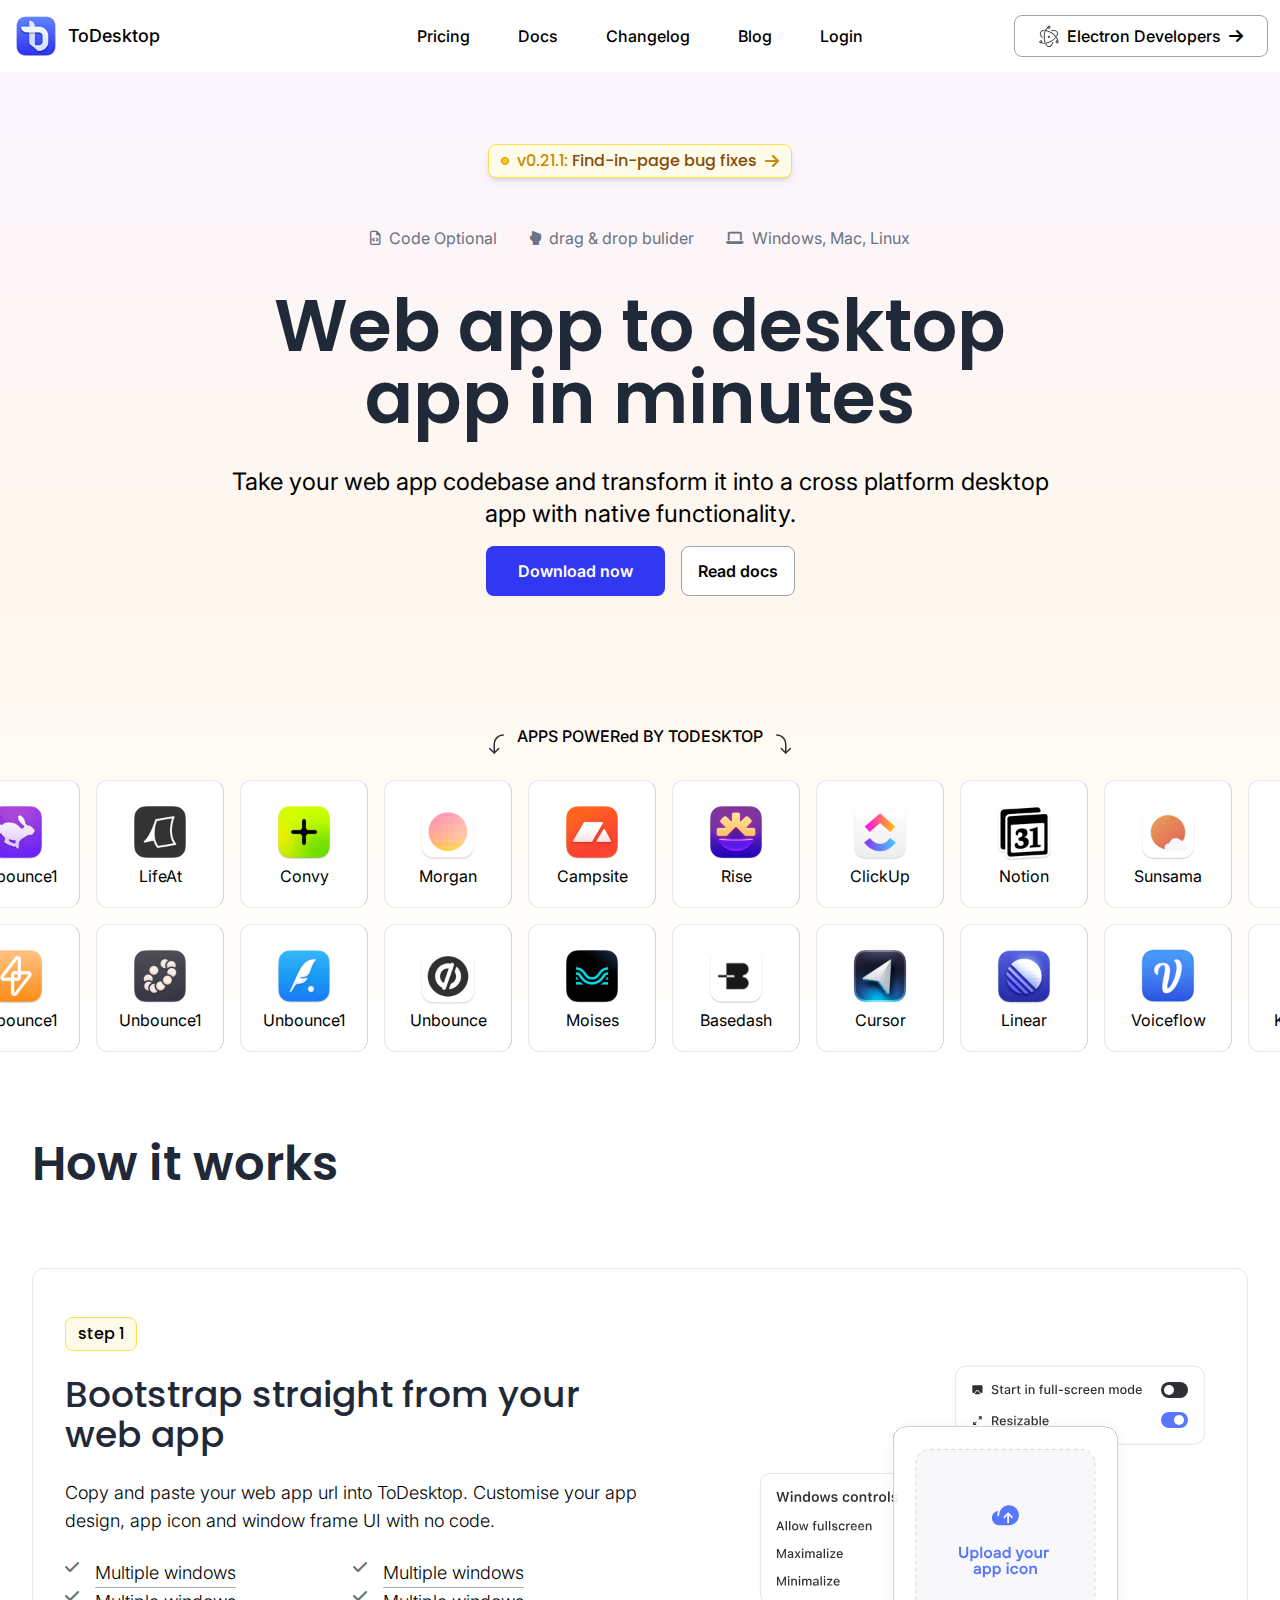
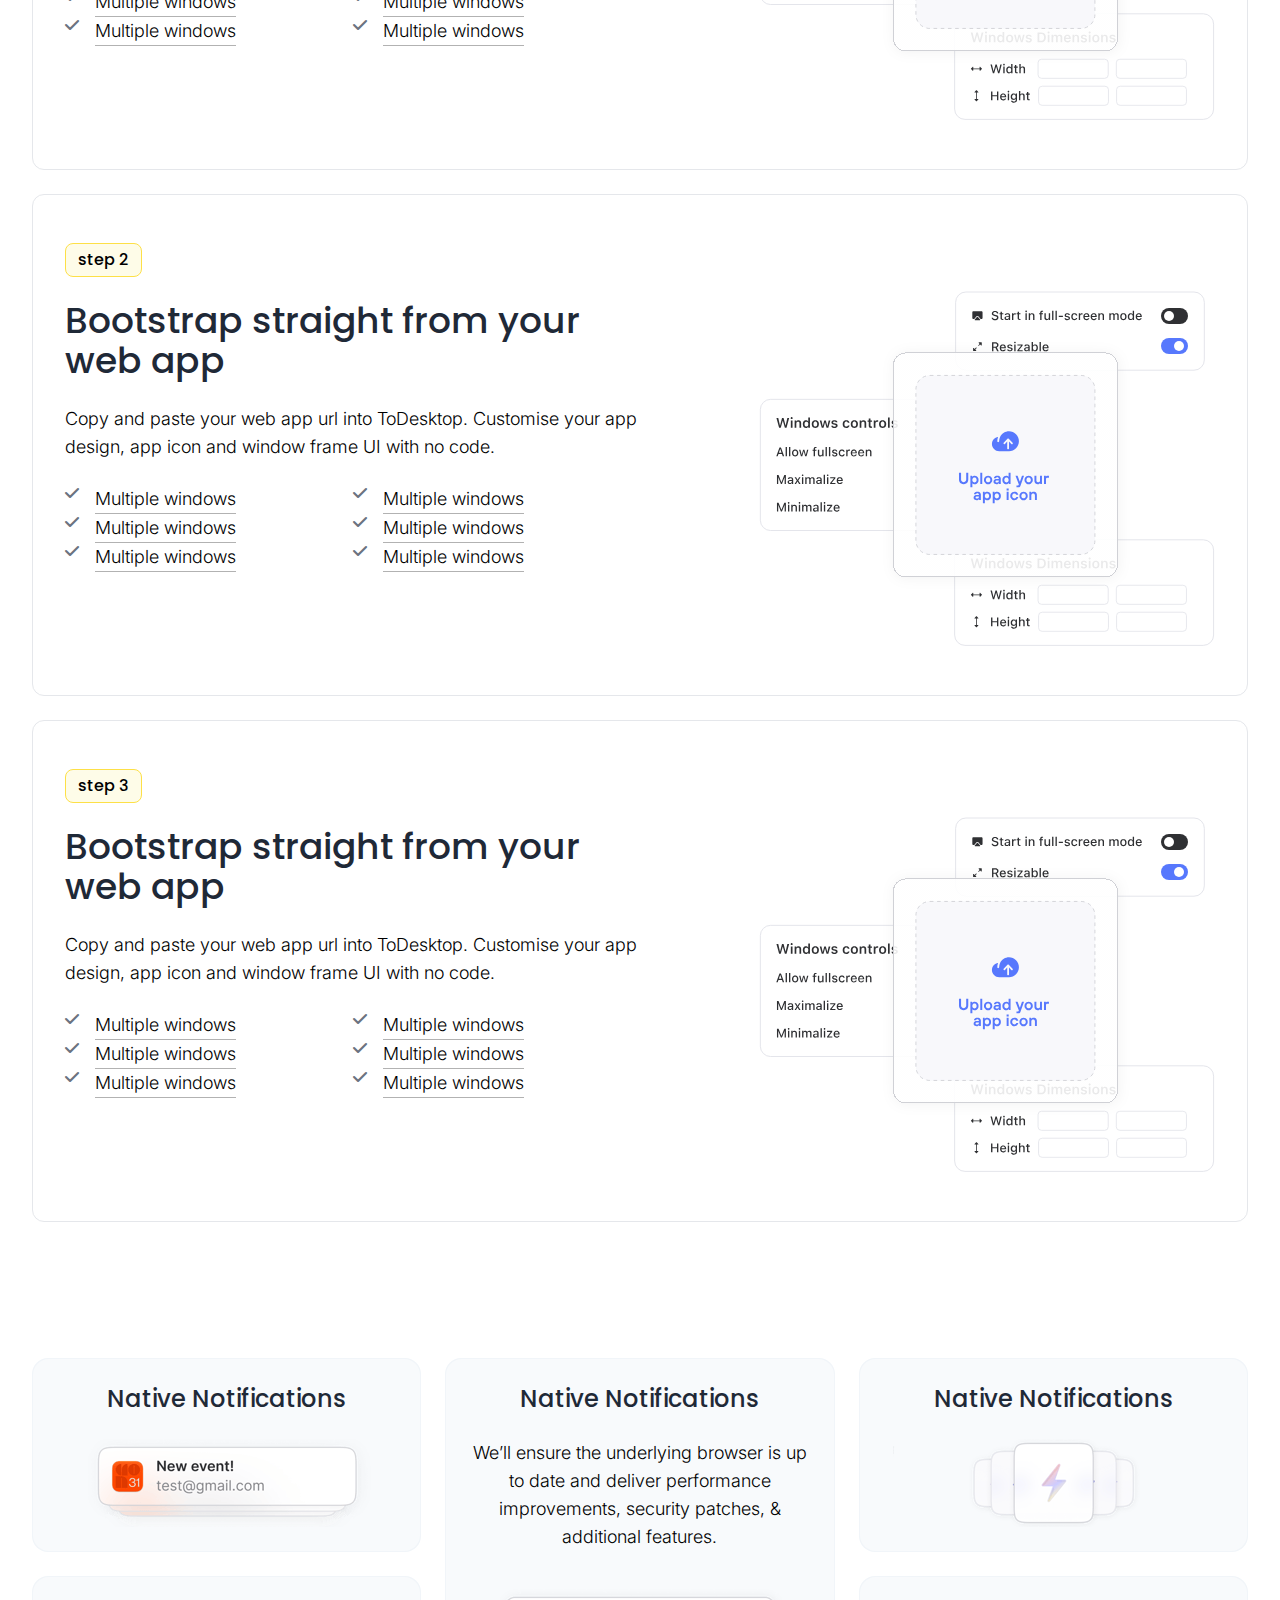
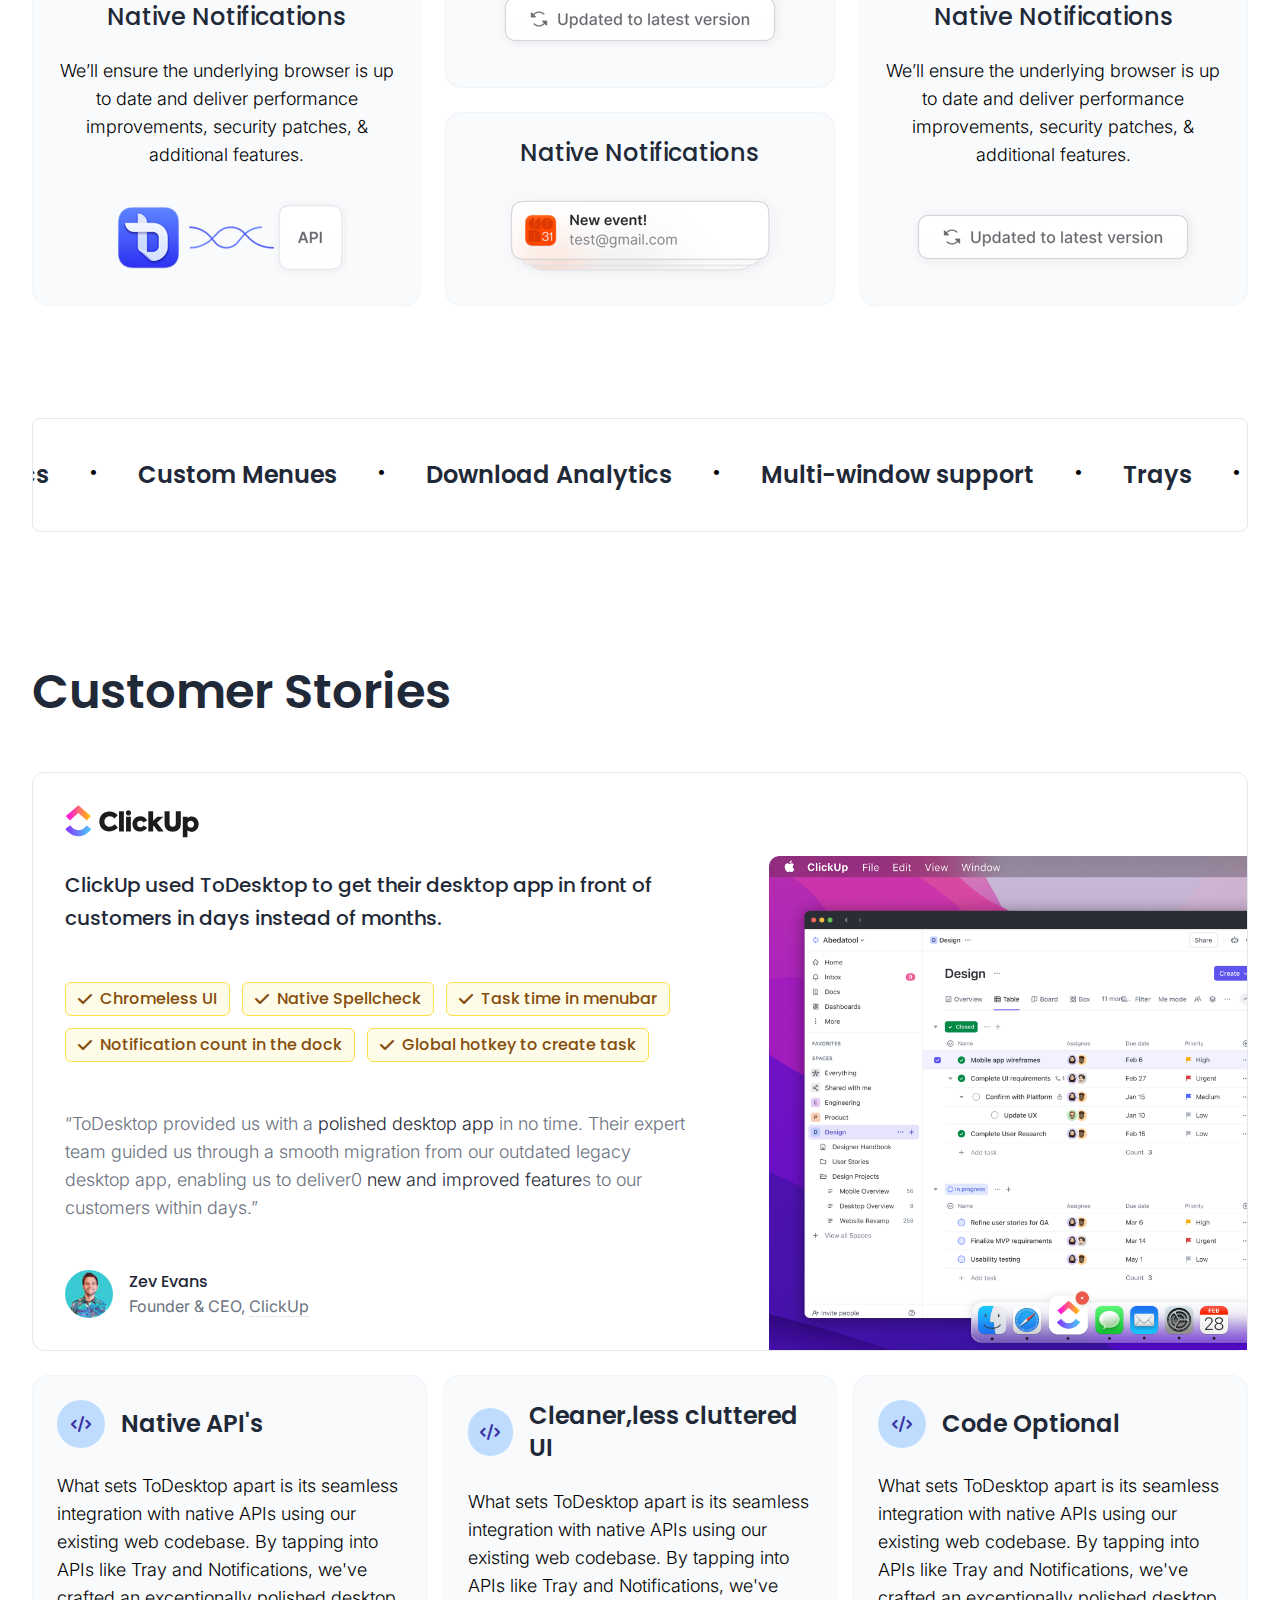
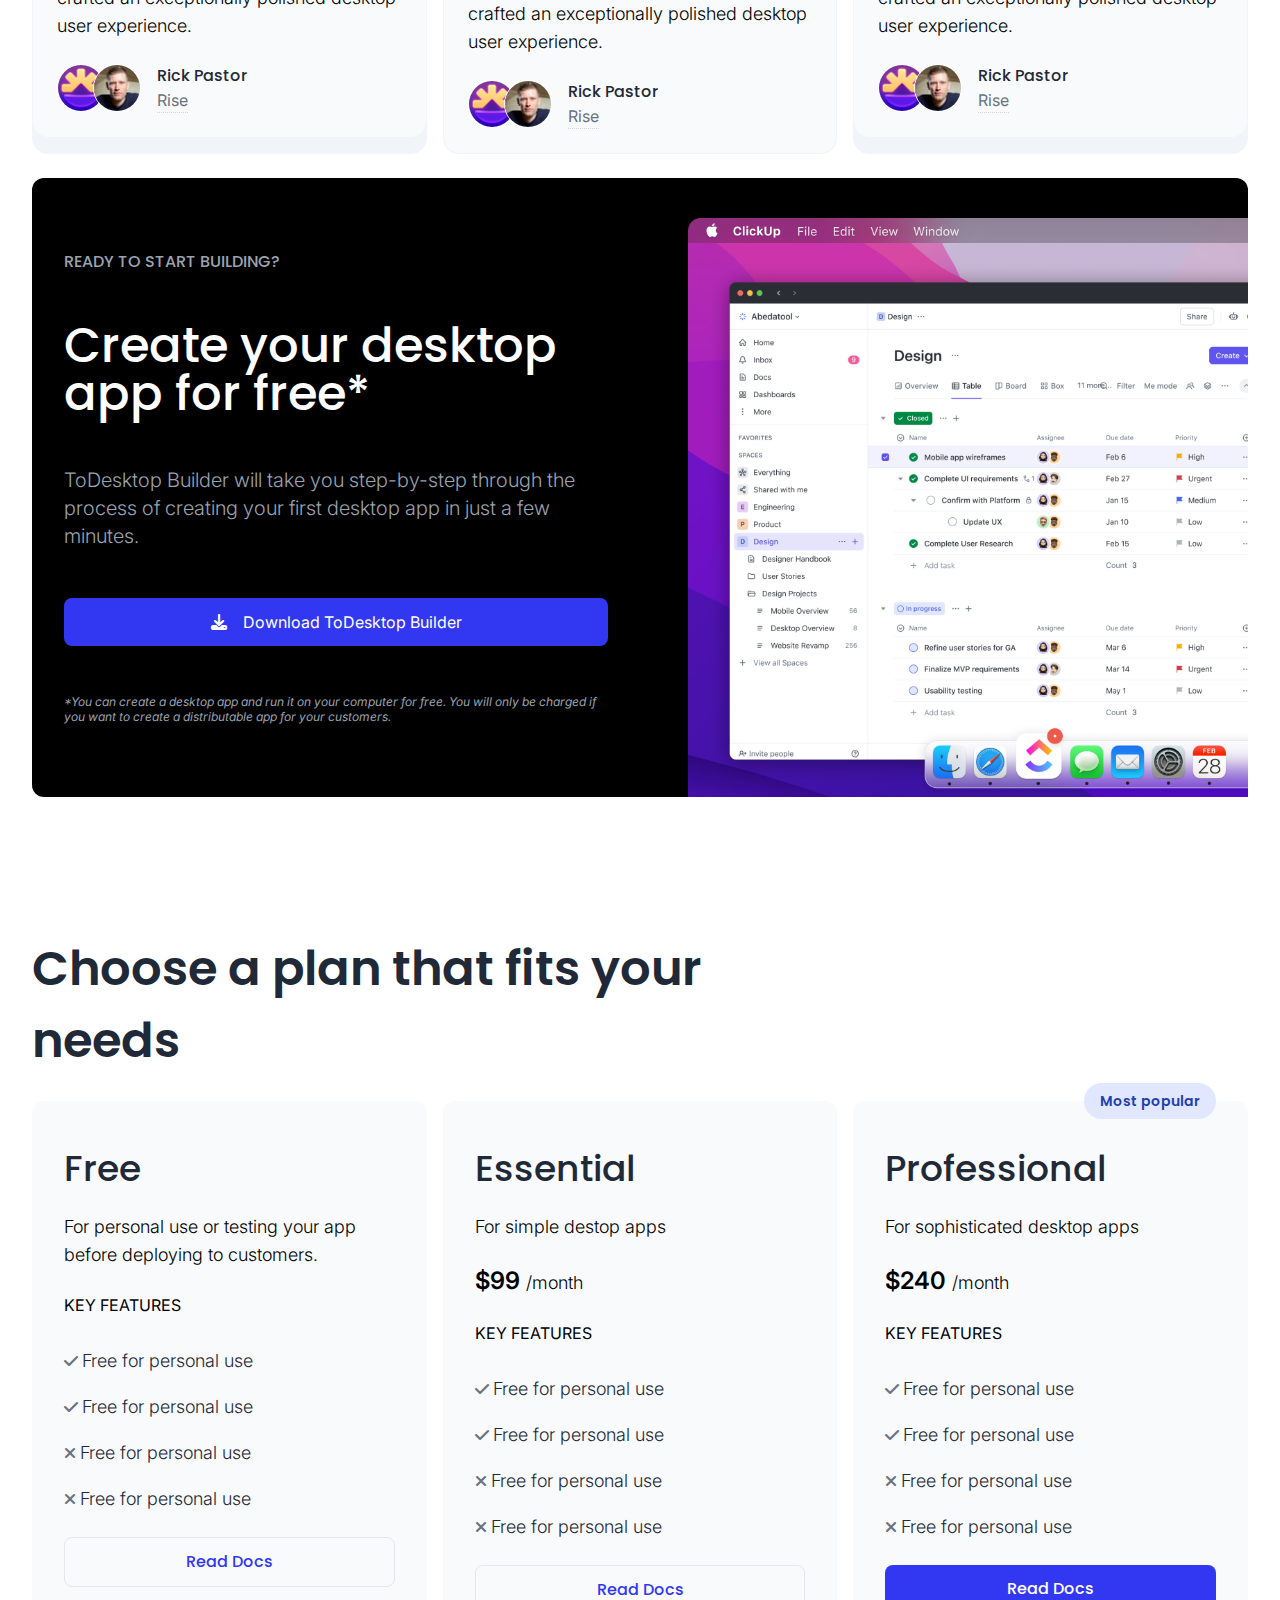
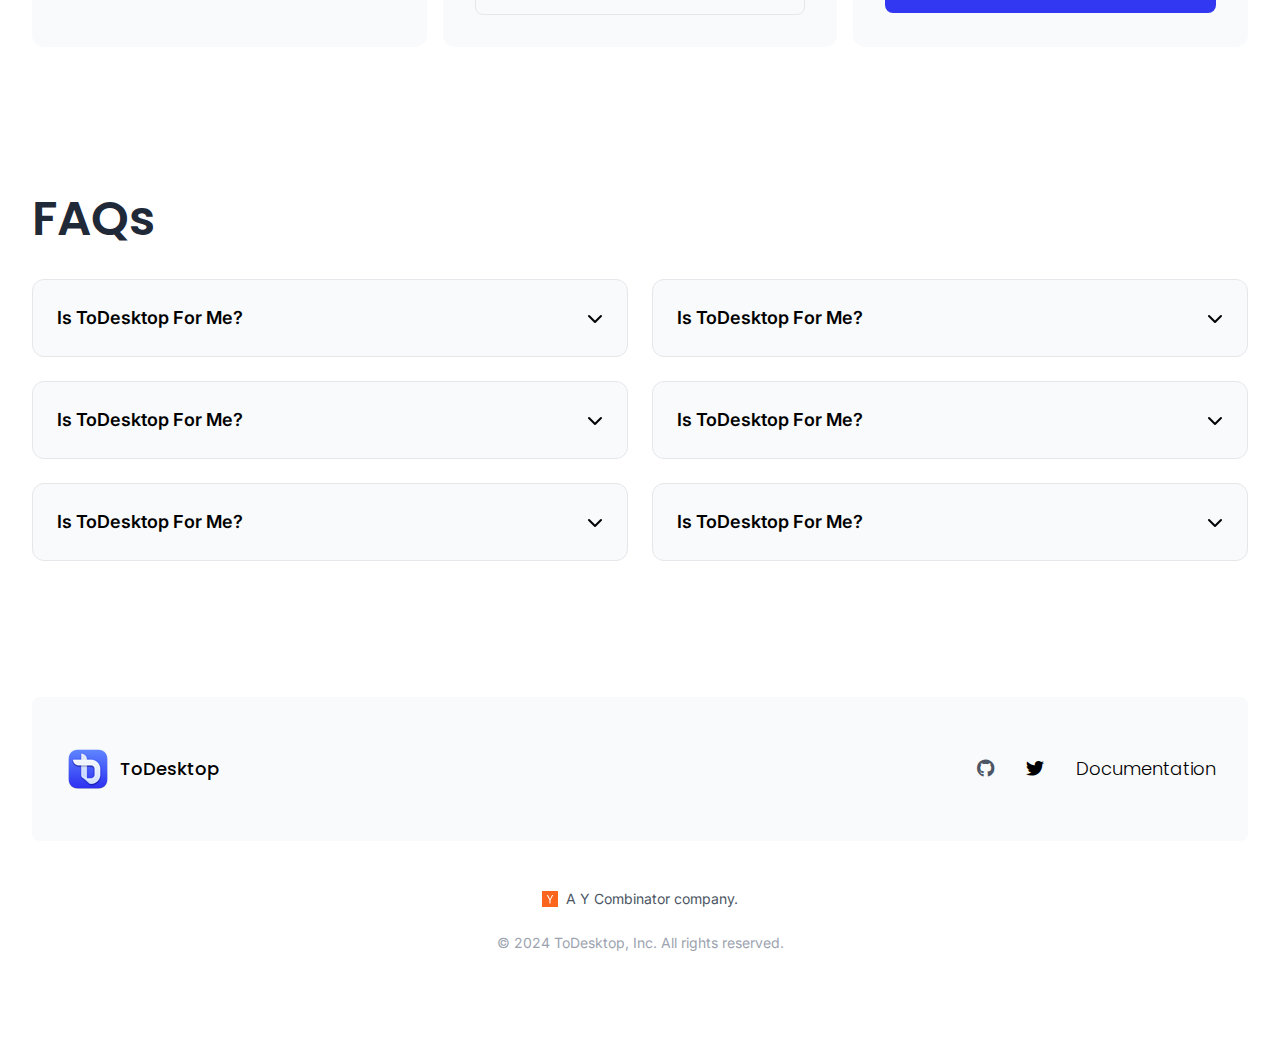
<file: index.html>
<!DOCTYPE html>
<html lang="en">
<head>
    <meta charset="UTF-8">
    <meta name="viewport" content="width=device-width, initial-scale=1.0">
    <title>ToDesktop</title>
    <link rel="stylesheet" href="src/output.css">
    <link rel="shortcut icon" href="assets//asset 0.png" type="image/x-icon">
    <link rel="stylesheet" href="https://cdnjs.cloudflare.com/ajax/libs/font-awesome/6.1.1/css/all.min.css">
</head>
<body> 
    <!-- nav-bar  -->
    <nav class="p-3 bg-white flex items-center justify-between shadow-md">
       <a href="" class="flex items-center gap-2 flex-1" id="brand">
        <img src="assets//asset 0.png" class="max-w-12 max-h-12 object-cover" alt="">
        <span class="text-lg font-medium">ToDesktop</span>
       </a>
       <div id="nav-menu" class="hidden lg:flex gap-12">
           <a href="#" class="font-medium hover:text-primary">Pricing</a>
           <a href="#" class="font-medium hover:text-primary">Docs</a>
           <a href="#" class="font-medium hover:text-primary">Changelog</a>
           <a href="#" class="font-medium hover:text-primary">Blog</a>
           <a href="#" class="font-medium hover:text-primary">Login</a>
        
       </div>
       <div class="hidden lg:flex flex-1 justify-end">
        <button class="flex gap-2 items-center   border border-gray-400 px-6 py-2 rounded-lg hover:border-gray-600">
            <img src="assets/asset 1.svg" alt="">
            <span class="font-medium">Electron Developers</span>
            <i class="fa-solid fa-arrow-right"></i>
        </button>
       </div>
       <button class="p-2 lg:hidden" onclick="handleMenu()">
        <i class="fa-solid fa-bars text-gray-600"></i>
       </button>
       <div id="nav-dialog" class= "hidden fixed z-10 lg:hidden bg-white inset-0 p-3 ">
        <div id="nav-bar" class="flex justify-between">
            <a href="" class="flex items-center gap-2" id="brand">
                <img src="assets//asset 0.png" class="max-w-12 max-h-12 object-cover" alt="">
                <span class="text-lg font-medium">ToDesktop</span>
               </a>
               <button class="p-2 lg:hidden" onclick="handleMenu()">
                <i class="fa-solid fa-bars text-gray-600"></i>
               </button> 
        </div>
        <div class="mt-6">
            <a href="#" class="font-medium m-3 p-3  hover:bg-gray-500 block rounded-lg ">Pricing</a>
            <a href="#" class="font-medium m-3 p-3  hover:bg-gray-500 block rounded-lg ">Docs</a>
            <a href="#" class="font-medium m-3 p-3  hover:bg-gray-500 block rounded-lg ">Changelog</a>
            <a href="#" class="font-medium m-3 p-3  hover:bg-gray-500 block rounded-lg ">Blogs</a>
            <a href="#" class="font-medium m-3 p-3  hover:bg-gray-500 block rounded-lg ">Login</a>
        </div>
        <div class="h-[1px] bg-gray-300"></div>
        <button class="mt-6 w-full flex gap-2 items-center px-6 py-4 rounded-lg hover:bg-gray-50">
            <img src="assets//asset 1.svg" class="" alt="">
                <span class="text-lg font-medium">ToDesktop</span>
        </button>
       </div>
    </nav>
    <!-- nav-bar-end  -->

    <!-- main-start  -->
    <div id="hero" class="min-h-screen bg-gradient-to-b from-purple-50 via-orange-50 to-transparent">
        <div id="hero-container" class="max-w-4xl m-auto px-6 pt-6 pb-32 flex flex-col sm:items-center sm:text-center sm:pt-12">
            <div id="version-text" class="flex items-center my-6 gap-2 border border-yellow-300 bg-yellow-50 rounded-lg px-3 py-1 w-fit shadow-md hover:shadow-lg hover:-translate-y-1 transition group">
                <div class="w-2 h-2 bg-yellow-400 rounded-full border border-yellow-600"> </div>
                    <p class= "font-display font-medium text-yellow-600"> v0.21.1: <span class="text-yellow-800">Find-in-page bug fixes</span></p>
                    <i class="text-yellow-600 fa-solid fa-arrow-right group-hover:translate-x-1 transition duration-300"></i>
               
            </div>
            <div id="hero-feature" class="hidden sm:flex gap-8 my-6 ">
               <div class="flex justify-center items-center gap-2 text-gray-500">
                <i class="fa-regular fa-file-code text-sm"></i>
                <p>Code Optional</p>
               </div>
               <div class="flex justify-center items-center gap-2 text-gray-500">
                <i class="fa-solid fa-hand-back-fist text-sm"></i>
                <p>drag & drop bulider</p>
               </div>
               <div class="flex justify-center items-center gap-2 text-gray-500">
                <i class="fa-solid fa-laptop text-sm"></i>
                <p>Windows, Mac, Linux</p>
               </div>
            </div>
            <h1 class="text-4xl font-semibold leading-snug mt-4 sm:text-7xl sm:leading-none">Web app to desktop app in minutes</h1>
            <p class="text-xl mt-4 sm:text-2xl sm:mt-8">Take your web app codebase and transform it into a cross platform desktop app with native functionality.</p>
            <div id="buttons-container" class="mt-4 flex gap-4 flex-col sm:flex-row">
                <button class="px-8 py-3 font-semibold rounded-lg text-white bg-primary shadow-sm hover:bg-opacity-90">Download now </button>
                <button class="px-4 py-3 font-semibold rounded-lg bg-white border border-gray-400 hover:border-gray-800">Read docs</button>
            </div>
        </div>
        <div id="companies-container" class=" flex flex-col gap-8 ">
        <div class="flex justify-center gap-2" id="companies-title">
            <img class="translate-y-2 " src="assets//asset 2.svg" alt="">
            <span class="font-medium">APPS POWERed BY TODESKTOP</span>
            <img class="-scale-x-100 translate-y-2" src="assets//asset 2.svg" alt="">
        </div>
        <div id="lines-group" class="flex flex-col gap-4 ">
            <div id="line1" class="flex gap-4  w-screen -translate-x-48 transition-transform ease-linear">
                <div class="flex flex-col min-w-24 min-h-24 items-center justify-center bg-white rounded-xl  border border-r-gray-300 md:min-w-32 md:min-h-32">
                    <img class="w-12 h-12 md:w-16 md:h-16 " src="assets//asset 3.png" alt="">
                    <span class="text-[12px] md:text-[16px]">Unbounce</span>
                </div>
                <div class="flex flex-col min-w-24 min-h-24 items-center justify-center bg-white rounded-xl  border border-r-gray-300 md:min-w-32 md:min-h-32">
                    <img class="w-12 h-12 md:w-16 md:h-16 " src="assets//asset 3.png" alt="">
                    <span class="text-[12px] md:text-[16px]">Unbounce1</span>
                </div>
                <div class="flex flex-col min-w-24 min-h-24 items-center justify-center bg-white rounded-xl  border border-r-gray-300 md:min-w-32 md:min-h-32">
                    <img class="w-12 h-12 md:w-16 md:h-16 " src="assets//asset 4.png" alt="">
                    <span class="text-[12px] md:text-[16px]">LifeAt</span>
                </div>
                <div class="flex flex-col min-w-24 min-h-24 items-center justify-center bg-white rounded-xl  border border-r-gray-300 md:min-w-32 md:min-h-32">
                    <img class="w-12 h-12 md:w-16 md:h-16 " src="assets//asset 5.png" alt="">
                    <span class="text-[12px] md:text-[16px]">Convy</span>
                </div>
                <div class="flex flex-col min-w-24 min-h-24 items-center justify-center bg-white rounded-xl  border border-r-gray-300 md:min-w-32 md:min-h-32">
                    <img class="w-12 h-12 md:w-16 md:h-16 " src="assets//asset 6.png" alt="">
                    <span class="text-[12px] md:text-[16px]">Morgan</span>
                </div>
                <div class="flex flex-col min-w-24 min-h-24 items-center justify-center bg-white rounded-xl  border border-r-gray-300 md:min-w-32 md:min-h-32">
                    <img class="w-12 h-12 md:w-16 md:h-16 " src="assets//asset 7.png" alt="">
                    <span class="text-[12px] md:text-[16px]">Campsite</span>
                </div>
                <div class="flex flex-col min-w-24 min-h-24 items-center justify-center bg-white rounded-xl  border border-r-gray-300 md:min-w-32 md:min-h-32">
                    <img class="w-12 h-12 md:w-16 md:h-16 " src="assets//asset 8.png" alt="">
                    <span class="text-[12px] md:text-[16px]">Rise</span>
                </div>
                <div class="flex flex-col min-w-24 min-h-24 items-center justify-center bg-white rounded-xl  border border-r-gray-300 md:min-w-32 md:min-h-32">
                    <img class="w-12 h-12 md:w-16 md:h-16 " src="assets//asset 9.png" alt="">
                    <span class="text-[12px] md:text-[16px]">ClickUp</span>
                </div>
                <div class="flex flex-col min-w-24 min-h-24 items-center justify-center bg-white rounded-xl  border border-r-gray-300 md:min-w-32 md:min-h-32">
                    <img class="w-12 h-12 md:w-16 md:h-16 " src="assets//asset 10.png" alt="">
                    <span class="text-[12px] md:text-[16px]">Notion</span>
                </div>
                <div class="flex flex-col min-w-24 min-h-24 items-center justify-center bg-white rounded-xl  border border-r-gray-300 md:min-w-32 md:min-h-32">
                    <img class="w-12 h-12 md:w-16 md:h-16 " src="assets//asset 11.png" alt="">
                    <span class="text-[12px] md:text-[16px]">Sunsama</span>
                </div>
                <div class="flex flex-col min-w-24 min-h-24 items-center justify-center bg-white rounded-xl  border border-r-gray-300  md:min-w-32 md:min-h-32">
                    <img class="w-12 h-12 md:w-16 md:h-16 " src="assets//asset 12.png" alt="">
                    <span class="text-[12px] md:text-[16px]">Beeper</span>
                </div>
                <div class="flex flex-col min-w-24 min-h-24 items-center justify-center bg-white rounded-xl  border border-r-gray-300  md:min-w-32 md:min-h-32">
                    <img class="w-12 h-12 md:w-16 md:h-16 " src="assets//asset 14.png" alt="">
                    <span class="text-[12px] md:text-[16px]">Webstudion</span>
                </div>

            </div>
            <div id="line2" class="flex gap-4  w-screen -translate-x-48 transition-transform ease-linear">
                <div class="flex flex-col min-w-24 min-h-24 items-center justify-center bg-white rounded-xl  border border-r-gray-300 md:min-w-32 md:min-h-32">
                    <img class="w-12 h-12 md:w-16 md:h-16 " src="assets//asset 15.png" alt="">
                    <span class="text-[12px] md:text-[16px]">Unbounce</span>
                </div>
                <div class="flex flex-col min-w-24 min-h-24 items-center justify-center bg-white rounded-xl  border border-r-gray-300 md:min-w-32 md:min-h-32">
                    <img class="w-12 h-12 md:w-16 md:h-16 " src="assets//asset 16.png" alt="">
                    <span class="text-[12px] md:text-[16px]">Unbounce1</span>
                </div>
                <div class="flex flex-col min-w-24 min-h-24 items-center justify-center bg-white rounded-xl  border border-r-gray-300 md:min-w-32 md:min-h-32">
                    <img class="w-12 h-12 md:w-16 md:h-16 " src="assets//asset 17.png" alt="">
                    <span class="text-[12px] md:text-[16px]">Unbounce1</span>
                </div>
                <div class="flex flex-col min-w-24 min-h-24 items-center justify-center bg-white rounded-xl  border border-r-gray-300 md:min-w-32 md:min-h-32">
                    <img class="w-12 h-12 md:w-16 md:h-16 " src="assets//asset 18.png" alt="">
                    <span class="text-[12px] md:text-[16px]">Unbounce1</span>
                </div>
                <div class="flex flex-col min-w-24 min-h-24 items-center justify-center bg-white rounded-xl  border border-r-gray-300 md:min-w-32 md:min-h-32">
                    <img class="w-12 h-12 md:w-16 md:h-16 " src="assets//asset 19.png" alt="">
                    <span class="text-[12px] md:text-[16px]">Unbounce</span>
                </div>
                <div class="flex flex-col min-w-24 min-h-24 items-center justify-center bg-white rounded-xl  border border-r-gray-300 md:min-w-32 md:min-h-32">
                    <img class="w-12 h-12 md:w-16 md:h-16 " src="assets//asset 20.png" alt="">
                    <span class="text-[12px] md:text-[16px]">Moises</span>
                </div>
                <div class="flex flex-col min-w-24 min-h-24 items-center justify-center bg-white rounded-xl  border border-r-gray-300 md:min-w-32 md:min-h-32">
                    <img class="w-12 h-12 md:w-16 md:h-16 " src="assets//asset 21.png" alt="">
                    <span class="text-[12px] md:text-[16px]">Basedash</span>
                </div>
                <div class="flex flex-col min-w-24 min-h-24 items-center justify-center bg-white rounded-xl  border border-r-gray-300 md:min-w-32 md:min-h-32">
                    <img class="w-12 h-12 md:w-16 md:h-16 " src="assets//asset 22.png" alt="">
                    <span class="text-[12px] md:text-[16px]">Cursor</span>
                </div>
                <div class="flex flex-col min-w-24 min-h-24 items-center justify-center bg-white rounded-xl  border border-r-gray-300 md:min-w-32 md:min-h-32">
                    <img class="w-12 h-12 md:w-16 md:h-16 " src="assets//asset 23.png" alt="">
                    <span class="text-[12px] md:text-[16px]">Linear</span>
                </div>
                <div class="flex flex-col min-w-24 min-h-24 items-center justify-center bg-white rounded-xl  border border-r-gray-300 md:min-w-32 md:min-h-32">
                    <img class="w-12 h-12 md:w-16 md:h-16 " src="assets//asset 24.png" alt="">
                    <span class="text-[12px] md:text-[16px]">Voiceflow</span>
                </div>
                <div class="flex flex-col min-w-24 min-h-24 items-center justify-center bg-white rounded-xl  border border-r-gray-300  md:min-w-32 md:min-h-32">
                    <img class="w-12 h-12 md:w-16 md:h-16 " src="assets//asset 25.png" alt="">
                    <span class="text-[12px] md:text-[16px]">Kitemaker</span>
                </div>
                <div class="flex flex-col min-w-24 min-h-24 items-center justify-center bg-white rounded-xl  border border-r-gray-300  md:min-w-32 md:min-h-32">
                    <img class="w-12 h-12 md:w-16 md:h-16 " src="assets//asset 26.png" alt="">
                    <span class="text-[12px] md:text-[16px]">Corn</span>
                </div>

            </div>
            <div id="line3" class="md:hidden flex gap-4  w-screen -translate-x-48 transition-transform ease-linear">
                <div class="flex flex-col min-w-24 min-h-24 items-center justify-center bg-white rounded-xl  border border-r-gray-300 md:min-w-32 md:min-h-32">
                    <img class="w-12 h-12 md:w-16 md:h-16 " src="assets//asset 16.png" alt="">
                    <span class="text-[12px] md:text-[16px]">Unbounce1</span>
                </div>
                <div class="flex flex-col min-w-24 min-h-24 items-center justify-center bg-white rounded-xl  border border-r-gray-300 md:min-w-32 md:min-h-32">
                    <img class="w-12 h-12 md:w-16 md:h-16 " src="assets//asset 17.png" alt="">
                    <span class="text-[12px] md:text-[16px]">Unbounce1</span>
                </div>
                <div class="flex flex-col min-w-24 min-h-24 items-center justify-center bg-white rounded-xl  border border-r-gray-300 md:min-w-32 md:min-h-32">
                    <img class="w-12 h-12 md:w-16 md:h-16 " src="assets//asset 3.png" alt="">
                    <span class="text-[12px] md:text-[16px]">Unbounce1</span>
                </div>
                <div class="flex flex-col min-w-24 min-h-24 items-center justify-center bg-white rounded-xl  border border-r-gray-300 md:min-w-32 md:min-h-32">
                    <img class="w-12 h-12 md:w-16 md:h-16 " src="assets//asset 4.png" alt="">
                    <span class="text-[12px] md:text-[16px]">Unbounce1</span>
                </div>
                <div class="flex flex-col min-w-24 min-h-24 items-center justify-center bg-white rounded-xl  border border-r-gray-300 md:min-w-32 md:min-h-32">
                    <img class="w-12 h-12 md:w-16 md:h-16 " src="assets//asset 5.png" alt="">
                    <span class="text-[12px] md:text-[16px]">Unbounce1</span>
                </div>
                <div class="flex flex-col min-w-24 min-h-24 items-center justify-center bg-white rounded-xl  border border-r-gray-300 md:min-w-32 md:min-h-32">
                    <img class="w-12 h-12 md:w-16 md:h-16 " src="assets//asset 12.png" alt="">
                    <span class="text-[12px] md:text-[16px]">Unbounce1</span>
                </div>
                <div class="flex flex-col min-w-24 min-h-24 items-center justify-center bg-white rounded-xl  border border-r-gray-300 md:min-w-32 md:min-h-32">
                    <img class="w-12 h-12 md:w-16 md:h-16 " src="assets//asset 13.png" alt="">
                    <span class="text-[12px] md:text-[16px]">Unbounce1</span>
                </div>
                <div class="flex flex-col min-w-24 min-h-24 items-center justify-center bg-white rounded-xl  border border-r-gray-300 md:min-w-32 md:min-h-32">
                    <img class="w-12 h-12 md:w-16 md:h-16 " src="assets//asset 14.png" alt="">
                    <span class="text-[12px] md:text-[16px]">Unbounce1</span>
                </div>
                <div class="flex flex-col min-w-24 min-h-24 items-center justify-center bg-white rounded-xl  border border-r-gray-300 md:min-w-32 md:min-h-32">
                    <img class="w-12 h-12 md:w-16 md:h-16 " src="assets//asset 24.png" alt="">
                    <span class="text-[12px] md:text-[16px]">Unbounce1</span>
                </div>
                <div class="flex flex-col min-w-24 min-h-24 items-center justify-center bg-white rounded-xl  border border-r-gray-300 md:min-w-32 md:min-h-32">
                    <img class="w-12 h-12 md:w-16 md:h-16 " src="assets//asset 25.png" alt="">
                    <span class="text-[12px] md:text-[16px]">Unbounce1</span>
                </div>
                <div class="flex flex-col min-w-24 min-h-24 items-center justify-center bg-white rounded-xl  border border-r-gray-300  md:min-w-32 md:min-h-32">
                    <img class="w-12 h-12 md:w-16 md:h-16 " src="assets//asset 26.png" alt="">
                    <span class="text-[12px] md:text-[16px]">Unbounce1</span>
                </div>
                <div class="flex flex-col min-w-24 min-h-24 items-center justify-center bg-white rounded-xl  border border-r-gray-300  md:min-w-32 md:min-h-32">
                    <img class="w-12 h-12 md:w-16 md:h-16 " src="assets//asset 3.png" alt="">
                    <span class="text-[12px] md:text-[16px]">Unbounce</span>
                </div>

            </div>
           
        </div>
        </div>
    </div>
    <!-- Steps by Steps  -->
    <div id="steps" class="flex flex-col gap-6 container">
        <h2 class="text-5xl sm:font-semibold mb-14">How it works</h2>
        <div id="step1" class="rounded-xl border px-8 py-12 flex  flex-col lg:flex-row lg:justify-between">
            <div class="flex flex-col gap-6 lg:w-1/2">
                <span class="border border-yellow-300 bg-yellow-50 w-fit px-3 py-1 rounded-lg font-medium font-display">step 1</span>
                <h3 class="text-4xl">Bootstrap straight from your web app</h3>
                <p class="text-lg font-light">Copy and paste your web app url into ToDesktop. Customise your app design, app icon and window frame UI with no code.</p>
                <ul class="grid grid-cols-2 gap2 ">
                    <li class="flex gap-4">
                        <i class="fa-solid fa-check text-gray-500"></i>
                        <a href="" class="text-lg font-light border-b border-black  border-opacity-30 hover:border-opacity-80">Multiple windows</a>
                    </li>
                    <li class="flex gap-4">
                        <i class="fa-solid fa-check text-gray-500"></i>
                        <a href="" class="text-lg font-light border-b border-black  border-opacity-30 hover:border-opacity-80">Multiple windows</a>
                    </li>
                    <li class="flex gap-4">
                        <i class="fa-solid fa-check text-gray-500"></i>
                        <a href="" class="text-lg font-light border-b border-black  border-opacity-30 hover:border-opacity-80">Multiple windows</a>
                    </li>
                    <li class="flex gap-4">
                        <i class="fa-solid fa-check text-gray-500"></i>
                        <a href="" class="text-lg font-light border-b border-black  border-opacity-30 hover:border-opacity-80">Multiple windows</a>
                    </li>
                    <li class="flex gap-4">
                        <i class="fa-solid fa-check text-gray-500"></i>
                        <a href="" class="text-lg font-light border-b border-black  border-opacity-30 hover:border-opacity-80">Multiple windows</a>
                    </li>
                    <li class="flex gap-4">
                        <i class="fa-solid fa-check text-gray-500"></i>
                        <a href="" class="text-lg font-light border-b border-black  border-opacity-30 hover:border-opacity-80">Multiple windows</a>
                    </li>
                </ul>
            </div>
            <div class="pt-12 ">
                <img src="assets//asset 66.svg" alt="">
            </div>
        </div>
        <div id="step2" class="rounded-xl border px-8 py-12 flex flex-col lg:flex-row lg:justify-between">
            <div class="flex flex-col gap-6 lg:w-1/2">
                <span class="border border-yellow-300 bg-yellow-50 w-fit px-3 py-1 rounded-lg font-medium font-display">step 2</span>
                <h3 class="text-4xl">Bootstrap straight from your web app</h3>
                <p class="text-lg font-light">Copy and paste your web app url into ToDesktop. Customise your app design, app icon and window frame UI with no code.</p>
                <ul class="grid grid-cols-2 gap2 ">
                    <li class="flex gap-4">
                        <i class="fa-solid fa-check text-gray-500"></i>
                        <a href="" class="text-lg font-light border-b border-black  border-opacity-30 hover:border-opacity-80">Multiple windows</a>
                    </li>
                    <li class="flex gap-4">
                        <i class="fa-solid fa-check text-gray-500"></i>
                        <a href="" class="text-lg font-light border-b border-black  border-opacity-30 hover:border-opacity-80">Multiple windows</a>
                    </li>
                    <li class="flex gap-4">
                        <i class="fa-solid fa-check text-gray-500"></i>
                        <a href="" class="text-lg font-light border-b border-black  border-opacity-30 hover:border-opacity-80">Multiple windows</a>
                    </li>
                    <li class="flex gap-4">
                        <i class="fa-solid fa-check text-gray-500"></i>
                        <a href="" class="text-lg font-light border-b border-black  border-opacity-30 hover:border-opacity-80">Multiple windows</a>
                    </li>
                    <li class="flex gap-4">
                        <i class="fa-solid fa-check text-gray-500"></i>
                        <a href="" class="text-lg font-light border-b border-black  border-opacity-30 hover:border-opacity-80">Multiple windows</a>
                    </li>
                    <li class="flex gap-4">
                        <i class="fa-solid fa-check text-gray-500"></i>
                        <a href="" class="text-lg font-light border-b border-black  border-opacity-30 hover:border-opacity-80">Multiple windows</a>
                    </li>
                </ul>
            </div>
            <div class="pt-12 ">
                <img src="assets//asset 66.svg" alt="">
            </div>
        </div>
        <div id="step3" class="rounded-xl border px-8 py-12 flex flex-col lg:flex-row lg:justify-between">
            <div class="flex flex-col gap-6 lg:w-1/2">
                <span class="border border-yellow-300 bg-yellow-50 w-fit px-3 py-1 rounded-lg font-medium font-display">step 3</span>
                <h3 class="text-4xl">Bootstrap straight from your web app</h3>
                <p class="text-lg font-light">Copy and paste your web app url into ToDesktop. Customise your app design, app icon and window frame UI with no code.</p>
                <ul class="grid grid-cols-2 gap2 ">
                    <li class="flex gap-4">
                        <i class="fa-solid fa-check text-gray-500"></i>
                        <a href="" class="text-lg font-light border-b border-black  border-opacity-30 hover:border-opacity-80">Multiple windows</a>
                    </li>
                    <li class="flex gap-4">
                        <i class="fa-solid fa-check text-gray-500"></i>
                        <a href="" class="text-lg font-light border-b border-black  border-opacity-30 hover:border-opacity-80">Multiple windows</a>
                    </li>
                    <li class="flex gap-4">
                        <i class="fa-solid fa-check text-gray-500"></i>
                        <a href="" class="text-lg font-light border-b border-black  border-opacity-30 hover:border-opacity-80">Multiple windows</a>
                    </li>
                    <li class="flex gap-4">
                        <i class="fa-solid fa-check text-gray-500"></i>
                        <a href="" class="text-lg font-light border-b border-black  border-opacity-30 hover:border-opacity-80">Multiple windows</a>
                    </li>
                    <li class="flex gap-4">
                        <i class="fa-solid fa-check text-gray-500"></i>
                        <a href="" class="text-lg font-light border-b border-black  border-opacity-30 hover:border-opacity-80">Multiple windows</a>
                    </li>
                    <li class="flex gap-4">
                        <i class="fa-solid fa-check text-gray-500"></i>
                        <a href="" class="text-lg font-light border-b border-black  border-opacity-30 hover:border-opacity-80">Multiple windows</a>
                    </li>
                </ul>
            </div>
            <div class="pt-12 ">
                <img src="assets//asset 66.svg" alt="">
            </div>
        </div>
    </div>
    <!-- Bento Grid  -->
    <div id="bento-grid" class="container">
        <h2 class="h2-style"></h2>
        <div id="grid-container" class="flex flex-col gap-6 lg:grid lg:grid-cols-3">
            <div class="row-start-1 row-end-3 group rounded-2xl gradient-hover-outer ">
                <div class="rounded-2xl w-full h-full p-6 flex gap-6  flex-col items-center gradient-hover-inner ">
                    <h3 class="text-2xl">Native Notifications</h3>
                    <img src="assets//asset 37.png" alt="">

                </div>     
            </div>
            <div class="row-start-1 row-end-4 group rounded-2xl  gradient-hover-outer">
                <div class=" rounded-2xl w-full h-full p-6 flex gap-6  flex-col items-center gradient-hover-inner ">
                    <h3 class="text-2xl">Native Notifications</h3>
                    <p class="text-lg text-center font-light">We’ll ensure the underlying browser is up to date and deliver performance improvements, security patches, & additional features.</p>
                    <img src="assets//asset 38.png" alt="">

                </div>     
            </div>
            <div class="row-start-1 row-end-3 group rounded-2xl  gradient-hover-outer">
                <div class=" rounded-2xl w-full h-full p-6 flex gap-6  flex-col items-center gradient-hover-inner ">
                    <h3 class="text-2xl">Native Notifications</h3>
                    <img src="assets//asset 39.png" alt="">

                </div>     
            </div>
            <div class="row-start-3 row-end-6 group rounded-2xl  gradient-hover-outer">
                <div class=" rounded-2xl w-full h-full p-6 flex gap-6  flex-col items-center gradient-hover-inner ">
                    <h3 class="text-2xl">Native Notifications</h3>
                    <p class="text-lg text-center font-light">We’ll ensure the underlying browser is up to date and deliver performance improvements, security patches, & additional features.</p>
                    <img src="assets//asset 40.png" alt="">

                </div>     
            </div>
            <div class="row-start-4 row-end-6 group rounded-2xl  gradient-hover-outer">
                <div class="rounded-2xl w-full h-full p-6 flex gap-6  flex-col items-center gradient-hover-inner ">
                    <h3 class="text-2xl">Native Notifications</h3>
                    <img src="assets//asset 37.png" alt="">

                </div>     
            </div>
            <div class="row-start-3 row-end-6 group rounded-2xl  gradient-hover-outer">
                <div class=" rounded-2xl w-full h-full p-6 flex gap-6  flex-col items-center gradient-hover-inner ">
                    <h3 class="text-2xl">Native Notifications</h3>
                    <p class="text-lg text-center font-light">We’ll ensure the underlying browser is up to date and deliver performance improvements, security patches, & additional features.</p>
                    <img src="assets//asset 38.png" alt="">

                </div>     
            </div>
           

        </div>
    </div>

    <!-- compaines-feature-line  -->
 <div id="features-line" class="container mt-4">
 <div class="border rounded-lg overflow-hidden flex justify-center p-4" >
    <div id="line4" class="flex gap-8 p-6">
        <h3 class="whitespace-nowrap my-0 mx-2 text-2xl font-semibold">Download Analytics</h3>
        <span>•</span>
        <h3 class="whitespace-nowrap my-0 mx-2 text-2xl font-semibold">Custom Menues</h3>
        <span>•</span>
        <h3 class="whitespace-nowrap my-0 mx-2 text-2xl font-semibold">Download Analytics</h3>
        <span>•</span>
        <h3 class="whitespace-nowrap my-0 mx-2 text-2xl font-semibold">Multi-window support</h3>
        <span>•</span>
        <h3 class="whitespace-nowrap my-0 mx-2 text-2xl font-semibold">Trays</h3>
        <span>•</span>
        <h3 class="whitespace-nowrap my-0 mx-2 text-2xl font-semibold">Deep Linking</h3>
        <span>•</span>
    </div>
 </div>
 </div>
  <!-- Testimonials  -->
<div id="testmonials" class="container">
    <h2 class="text-5xl sm:font-semibold mb-14">Customer Stories</h2>
    <div class="rounded-xl border flex flex-col lg:flex-row items-end">
        <div id="left" class="flex flex-col gap-12 p-8 ">
            <div class="h-4 w-fit"> <img src="assets//asset 44.svg" alt=""> </div>
           
            <h3 class="text-xl leading-relaxed">ClickUp used ToDesktop to get their desktop app in front of customers in days instead of months.</h3>
            <div id="tags" class="flex gap-3 flex-wrap">
                <div class="flex gap-2 items-center justify-center bg-yellow-50 w-fit border border-yellow-300 px-3 py-1 rounded-md text-yellow-800">
                    <i class="fa-solid fa-check"></i>
                    <span class="font-display font-medium">Chromeless UI</span>
                </div>
                <div class="flex gap-2 items-center justify-center bg-yellow-50 w-fit border border-yellow-300 px-3 py-1 rounded-md text-yellow-800">
                    <i class="fa-solid fa-check"></i>
                    <span class="font-display font-medium">Native Spellcheck</span>
                </div>
                <div class="flex gap-2 items-center justify-center bg-yellow-50 w-fit border border-yellow-300 px-3 py-1 rounded-md text-yellow-800">
                    <i class="fa-solid fa-check"></i>
                    <span class="font-display font-medium">Task time in menubar</span>
                </div>
                <div class="flex gap-2 items-center justify-center bg-yellow-50 w-fit border border-yellow-300 px-3 py-1 rounded-md text-yellow-800">
                    <i class="fa-solid fa-check"></i>
                    <span class="font-display font-medium">Notification count in the dock</span>
                </div>
                <div class="flex gap-2 items-center justify-center bg-yellow-50 w-fit border border-yellow-300 px-3 py-1 rounded-md text-yellow-800">
                    <i class="fa-solid fa-check"></i>
                    <span class="font-display font-medium">Global hotkey to create task</span>
                </div>
            </div>
            <p class="text-lg font-light text-gray-500">“ToDesktop provided us with a <span class="text-gray-800">polished desktop app</span>  in no time. Their expert team guided us through a smooth migration from our outdated legacy desktop app, enabling us to deliver0 <span class="text-gray-800"> new and improved feature</span>s to our customers within days.”</p>
            <div id="user-card" class="flex gap-4 ">
                <div class="w-12">
                    <img class="rounded-full" src="..//assets/asset 33.jpeg" alt="">

                </div>
                <div class="flex flex-col">
                    <h3>Zev Evans</h3>
                    <p class="text-gray-500">Founder & CEO, <a class="anchor-hover" href="#">ClickUp</a></p>
                </div>
            </div>
        </div>
        <div id="right">
            <img src="assets//asset 46.png" class="pl-12 w-fit" alt="">
        </div>
    </div>
    <div class="flex flex-col lg:flex-row justify-between gap-4 mt-6 ">

        <div class="rounded-2xl gradient-hover-outer group">
           <div class="rounded-2xl gradient-hover-inner  p-6  flex flex-col gap-6">
            <div class="flex items-center gap-4">
                <div class="w-12 h-12 bg-blue-200 flex items-center justify-center rounded-full">
                    <i class="fa-solid fa-code text-indigo-800"> </i>
                </div>
                <h3 class="text-2xl font-semibold">Native API's</h3>
            </div>
            <p class="text-lg font-light">What sets ToDesktop apart is its seamless integration with native APIs using our existing web codebase. By tapping into APIs like Tray and Notifications, we've crafted an exceptionally polished desktop user experience.</p>
            <div class="flex gap-4">
                <div class="flex">
                    <div class="-mr-3 w-12 h-12 flex justify-center items-center rounded-full overflow-hidden border border-white">
                        <img src="assets//asset 47.png" class="min-w-16 min-h-16" alt="">
                    </div>
                    <div class="w-12 h-12 flex justify-center items-center rounded-full overflow-hidden border border-white">
                         <img src="assets//asset 48.jpeg"  alt="">
                    </div>
                  </div>
                  <div class="flex flex-col ">
                      <h3>Rick Pastor</h3>
                      <a class="anchor-hover w-fit text-gray-500 " href="#">Rise</a>
                    </div>
            </div>
           
        </div>
        </div>
        <div class="rounded-2xl gradient-hover-outer group">
           <div class="rounded-2xl gradient-hover-inner  p-6  flex flex-col gap-6">
            <div class="flex items-center gap-4">
                <div class="w-12 h-12 bg-blue-200 flex items-center justify-center rounded-full">
                    <i class="fa-solid fa-code text-indigo-800"> </i>
                </div>
                <h3 class="text-2xl font-semibold">Cleaner,less cluttered UI</h3>
            </div>
            <p class="text-lg font-light">What sets ToDesktop apart is its seamless integration with native APIs using our existing web codebase. By tapping into APIs like Tray and Notifications, we've crafted an exceptionally polished desktop user experience.</p>
            <div class="flex gap-4">
                <div class="flex">
                    <div class="-mr-3 w-12 h-12 flex justify-center items-center rounded-full overflow-hidden border border-white">
                        <img src="assets//asset 47.png" class="min-w-16 min-h-16" alt="">
                    </div>
                    <div class="w-12 h-12 flex justify-center items-center rounded-full overflow-hidden border border-white">
                         <img src="assets//asset 48.jpeg"  alt="">
                    </div>
                  </div>
                  <div class="flex flex-col ">
                      <h3>Rick Pastor</h3>
                      <a class="anchor-hover w-fit text-gray-500 " href="#">Rise</a>
                    </div>
            </div>
           
        </div>
        </div>
        <div class="rounded-2xl gradient-hover-outer group">
           <div class="rounded-2xl gradient-hover-inner  p-6  flex flex-col gap-6">
            <div class="flex items-center gap-4">
                <div class="w-12 h-12 bg-blue-200 flex items-center justify-center rounded-full">
                    <i class="fa-solid fa-code text-indigo-800"> </i>
                </div>
                <h3 class="text-2xl font-semibold">Code Optional</h3>
            </div>
            <p class="text-lg font-light">What sets ToDesktop apart is its seamless integration with native APIs using our existing web codebase. By tapping into APIs like Tray and Notifications, we've crafted an exceptionally polished desktop user experience.</p>
            <div class="flex gap-4">
                <div class="flex">
                    <div class="-mr-3 w-12 h-12 flex justify-center items-center rounded-full overflow-hidden border border-white">
                        <img src="assets//asset 47.png" class="min-w-16 min-h-16" alt="">
                    </div>
                    <div class="w-12 h-12 flex justify-center items-center rounded-full overflow-hidden border border-white">
                         <img src="assets//asset 48.jpeg"  alt="">
                    </div>
                  </div>
                  <div class="flex flex-col ">
                      <h3>Rick Pastor</h3>
                      <a class="anchor-hover w-fit text-gray-500 " href="#">Rise</a>
                    </div>
            </div>
           
        </div>
        </div>

    </div>
    <div class="rounded-xl flex flex-col bg-black lg:flex-row pt-6 mt-6 lg:pt-10 ">
        <div id="left" class="flex flex-col gap-6 p-8 lg:flex-1 lg:gap-12 ">
           <span class="text-gray-400 font-display font-medium">READY TO START BUILDING?</span>
            <h2 class="text-4xl text-white leading-tight lg:text-5xl">Create your desktop app for free*</h2>
            
            <p class="text-lg font-light text-gray-400 lg:text-xl">ToDesktop Builder will take you step-by-step through the process of creating your first desktop app in just a few minutes.</p>
           <button class="bg-primary text-white py-3 rounded-lg hover:bg-opacity-90 flex justify-center items-center gap-4">
            <i class="fa-solid fa-download"></i>
            <span>Download ToDesktop Builder</span>
           </button>
           <p class=" text-xs italic text-gray-400 leading-tight ">*You can create a desktop app and run it on your computer for free. You will only be charged if you want to create a distributable app for your customers.</p>
        </div>
        <div id="right" class="lg:w-1/2">
            <img src="assets//asset 46.png" class="pl-12 w-fit" alt="">
        </div>
  </div>
  </div>

  <!-- Pricing -->
  <div id="princing" class="container">
    <h2 class="h2-style">Choose a plan that fits your needs</h2>
    <div class="flex flex-col lg:flex-row mt-6 gap-4">
        <div class="border flex-1 rounded-xl px-8 pt-12 pb-8 flex flex-col gap-6 lg:border-none lg:bg-slate-50">
            <h3 class="text-4xl">Free</h3>
            <p class="text-lg font-light">For personal use or testing your app before deploying to customers.</p>
            <p class="uppercase">Key Features</p>
            <ul class="space-y-3">
                <li class="flex items-center gap-4">
                    <li class="fa-solid fa-check text-gray-500"></li>
                    <span class="text-lg font-light text-gray-800">Free for personal use</span>
                </li>
                <li class="flex items-center gap-4">
                    <li class="fa-solid fa-check text-gray-500"></li>
                    <span class="text-lg font-light text-gray-800">Free for personal use</span>
                </li>
                <li class="flex items-center gap-4">
                    <li class="fa-solid fa-xmark text-gray-500"></li>
                    <span class="text-lg font-light text-gray-800">Free for personal use</span>
                </li>
                <li class="flex items-center gap-4">
                    <li class="fa-solid fa-xmark text-gray-500"></li>
                    <span class="text-lg font-light text-gray-800">Free for personal use</span>
                </li>
            </ul>
            <button class="text-primary border px-8 rounded-lg py-3 hover:border-gray-800 font-medium font-display">Read Docs</button>
        </div>
        <div class="border flex-1 rounded-xl px-8 pt-12 pb-8 flex flex-col gap-6 lg:border-none lg:bg-slate-50 ">
            <h3 class="text-4xl">Essential</h3>
            <p class="text-lg font-light">For simple destop apps</p>
            <p class="text-2xl font-semibold">$99 <span class="text-lg font-light">/month</span></p>
            <p class="uppercase">Key Features</p>
            <ul class="space-y-3">
                <li class="flex items-center gap-4">
                    <li class="fa-solid fa-check text-gray-500"></li>
                    <span class="text-lg font-light text-gray-800">Free for personal use</span>
                </li>
                <li class="flex items-center gap-4">
                    <li class="fa-solid fa-check text-gray-500"></li>
                    <span class="text-lg font-light text-gray-800">Free for personal use</span>
                </li>
                <li class="flex items-center gap-4">
                    <li class="fa-solid fa-xmark text-gray-500"></li>
                    <span class="text-lg font-light text-gray-800">Free for personal use</span>
                </li>
                <li class="flex items-center gap-4">
                    <li class="fa-solid fa-xmark text-gray-500"></li>
                    <span class="text-lg font-light text-gray-800">Free for personal use</span>
                </li>
            </ul>
            <button class="text-primary border px-8 rounded-lg py-3 hover:border-gray-800 font-medium font-display">Read Docs</button>
        </div>
        <div class="border flex-1 relative rounded-xl px-8 pt-12 pb-8 flex flex-col gap-6 lg:border-none lg:bg-slate-50">
            <p class="text-blue-800 text-sm bg-indigo-100 rounded-full w-fit px-4 py-2 font-display font-semibold absolute top-0 right-8 -translate-y-1/2">Most popular</p>
            <h3 class="text-4xl">Professional</h3>
            <p class="text-lg font-light">For sophisticated desktop apps</p>
            <p class="text-2xl font-semibold">$240 <span class="text-lg font-light">/month</span></p>
            <p class="uppercase">Key Features</p>
            <ul class="space-y-3">
                <li class="flex items-center gap-4">
                    <li class="fa-solid fa-check text-gray-500"></li>
                    <span class="text-lg font-light text-gray-800">Free for personal use</span>
                </li>
                <li class="flex items-center gap-4">
                    <li class="fa-solid fa-check text-gray-500"></li>
                    <span class="text-lg font-light text-gray-800">Free for personal use</span>
                </li>
                <li class="flex items-center gap-4">
                    <li class="fa-solid fa-xmark text-gray-500"></li>
                    <span class="text-lg font-light text-gray-800">Free for personal use</span>
                </li>
                <li class="flex items-center gap-4">
                    <li class="fa-solid fa-xmark text-gray-500"></li>
                    <span class="text-lg font-light text-gray-800">Free for personal use</span>
                </li>
            </ul>
            <button class="text-white bg-primary  px-8 rounded-lg py-3 hover:bg-opacity-70 font-medium font-display">Read Docs</button>
        </div>
    </div>
  </div>
 <!-- FAQ's  -->
 <div id="faq" class="container">
    <h2 class="h2-style">FAQs</h2>
    <div class="grid grid-cols-1 lg:grid-cols-2 mt-6 gap-6 items-start">
        <div class="group rounded-xl border border-gray-200 bg-gray-50 p-6">
            <dt class="flex justify-between items-center" aria-controls="faq-1">
                <p class="font-semibold text-lg">Is ToDesktop For Me?</p>
                <i class="fa-solid fa-chevron-up -rotate-180 transition-transform"></i>
            </dt>
            <dd  id="faq-1" class="hidden text-lg font-light mt-6">
                <p>That depends! If you would like to distribute your web app to your users as a downloadable desktop app then ToDesktop is for you.</p>
            </dd>
        </div>
        <div class="group rounded-xl border border-gray-200 bg-gray-50 p-6">
            <dt class="flex justify-between items-center" aria-controls="faq-2">
                <p class="font-semibold text-lg">Is ToDesktop For Me?</p>
                <i class="fa-solid fa-chevron-up -rotate-180 transition-transform"></i>
            </dt>
            <dd  id="faq-2" class="hidden text-lg font-light mt-6">
                <p class="">That depends! If you would like to distribute your web app to your users as a downloadable desktop app then ToDesktop is for you.</p>
            </dd>
        </div>
        <div class="group rounded-xl border border-gray-200 bg-gray-50 p-6">
            <dt class="flex justify-between items-center" aria-controls="faq-3">
                <p class="font-semibold text-lg">Is ToDesktop For Me?</p>
                <i class="fa-solid fa-chevron-up -rotate-180 transition-transform"></i>
            </dt>
            <dd  id="faq-3" class="hidden text-lg font-light mt-6">
                <p class="">That depends! If you would like to distribute your web app to your users as a downloadable desktop app then ToDesktop is for you.</p>
            </dd>
        </div>
        <div class="group rounded-xl border border-gray-200 bg-gray-50 p-6">
            <dt class="flex justify-between items-center" aria-controls="faq-4">
                <p class="font-semibold text-lg">Is ToDesktop For Me?</p>
                <i class="fa-solid fa-chevron-up -rotate-180 transition-transform"></i>
            </dt>
            <dd  id="faq-4" class="hidden text-lg font-light mt-6">
                <p class="">That depends! If you would like to distribute your web app to your users as a downloadable desktop app then ToDesktop is for you.</p>
            </dd>
        </div>
        <div class="group rounded-xl border border-gray-200 bg-gray-50 p-6">
            <dt class="flex justify-between items-center" aria-controls="faq-5">
                <p class="font-semibold text-lg">Is ToDesktop For Me?</p>
                <i class="fa-solid fa-chevron-up -rotate-180 transition-transform"></i>
            </dt>
            <dd  id="faq-5" class="hidden text-lg font-light mt-6">
                <p class="">That depends! If you would like to distribute your web app to your users as a downloadable desktop app then ToDesktop is for you.</p>
            </dd>
        </div>
        <div class="group rounded-xl border border-gray-200 bg-gray-50 p-6">
            <dt class="flex justify-between items-center" aria-controls="faq-6">
                <p class="font-semibold text-lg">Is ToDesktop For Me?</p>
                <i class="fa-solid fa-chevron-up -rotate-180 transition-transform"></i>
            </dt>
            <dd  id="faq-6" class="hidden text-lg font-light mt-6">
                <p class="">That depends! If you would like to distribute your web app to your users as a downloadable desktop app then ToDesktop is for you.</p>
            </dd>
        </div>
    </div>
    
 </div>
 <!-- Footer  -->
<footer class="container">
   <div class="rounded-lg border lg:border-none bg-gray-50 flex flex-col lg:flex-row-reverse items-center px-8 py-12 gap-8  ">
    <a class="text-lg font-light font-display" href="">Documentation</a>
    <div class="flex gap-8 text-lg">
        <a class="text-gray-600 hover:text-gray-900" href="">
             <i class="fa-brands fa-github"></i>
        </a>
       <a href="">
         <i class="fa-brands fa-twitter"></i>
       </a>
    </div>
    <a href="#" class="flex items-center gap-2 flex-1">
         <img class="object-cover max-h-12 max-w-12" src="assets//asset 0.png" alt="">
         <span class="text-lg font-display font-medium">ToDesktop</span>
    </a>
   </div>
   <div id="sub-footer" class="flex flex-col items-center justify-center my-12 gap-6">
    <div class="flex items-center gap-2">
         <img class="w-4 h-4" src="assets//asset 54.svg" alt="">
         <p class="text-sm text-gray-600">A Y Combinator company.</p>
    </div>
    <p class="text-sm text-gray-400">© 2024 ToDesktop, Inc. All rights reserved.</p>
   </div>
</footer>
</body>
<script src="src/script.js"></script>
</html
</file>
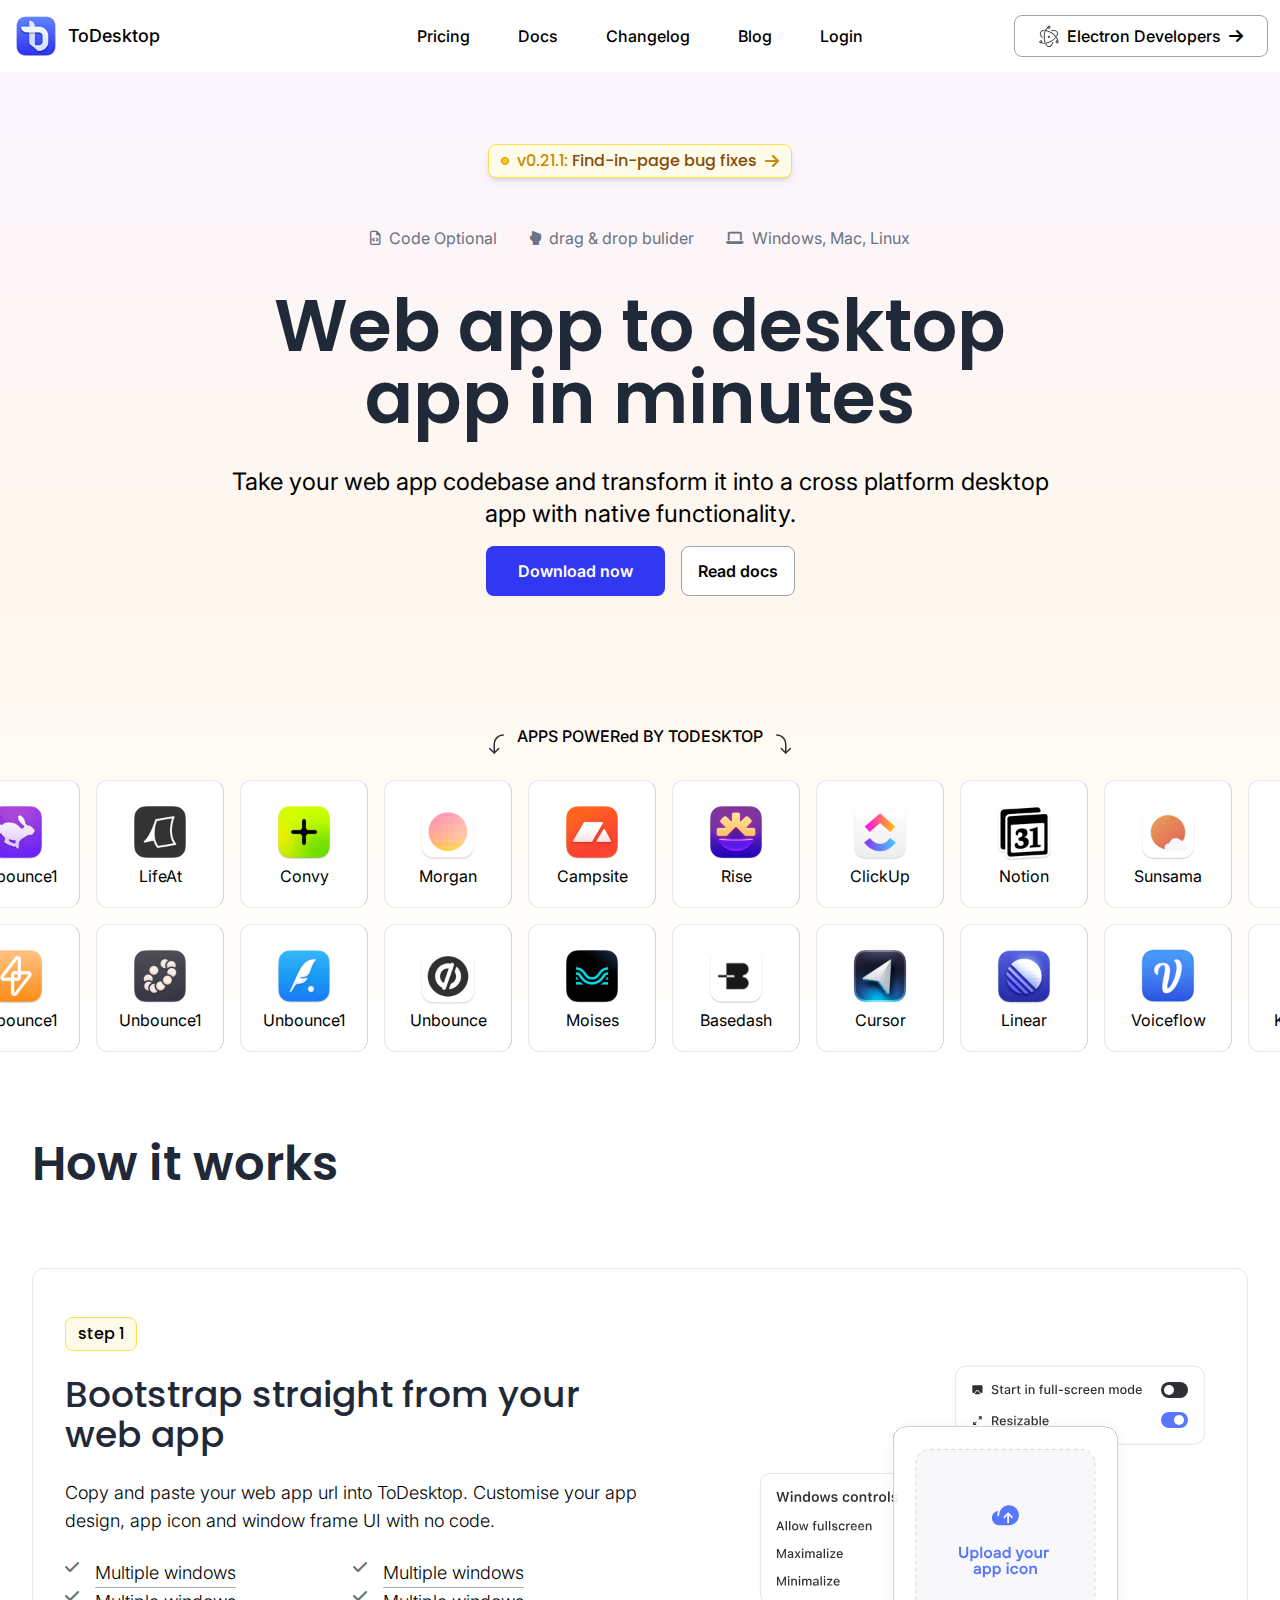
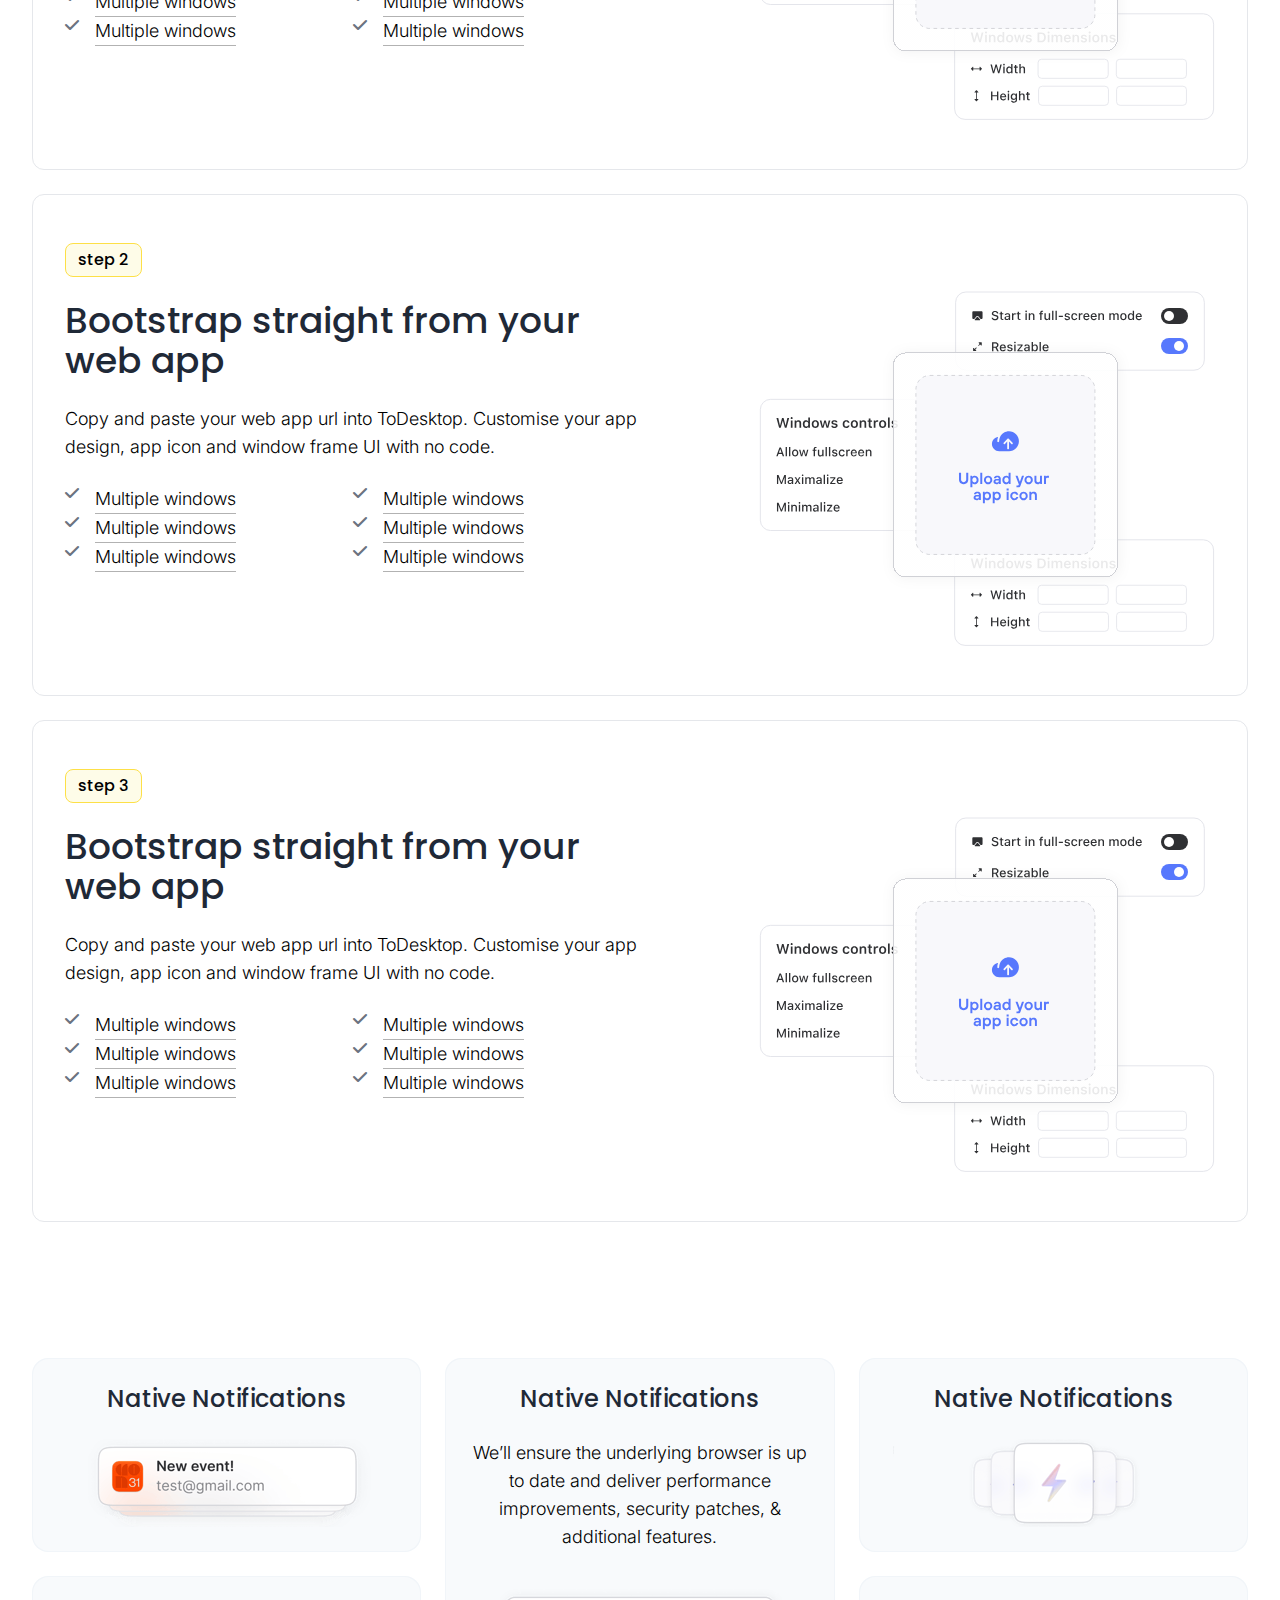
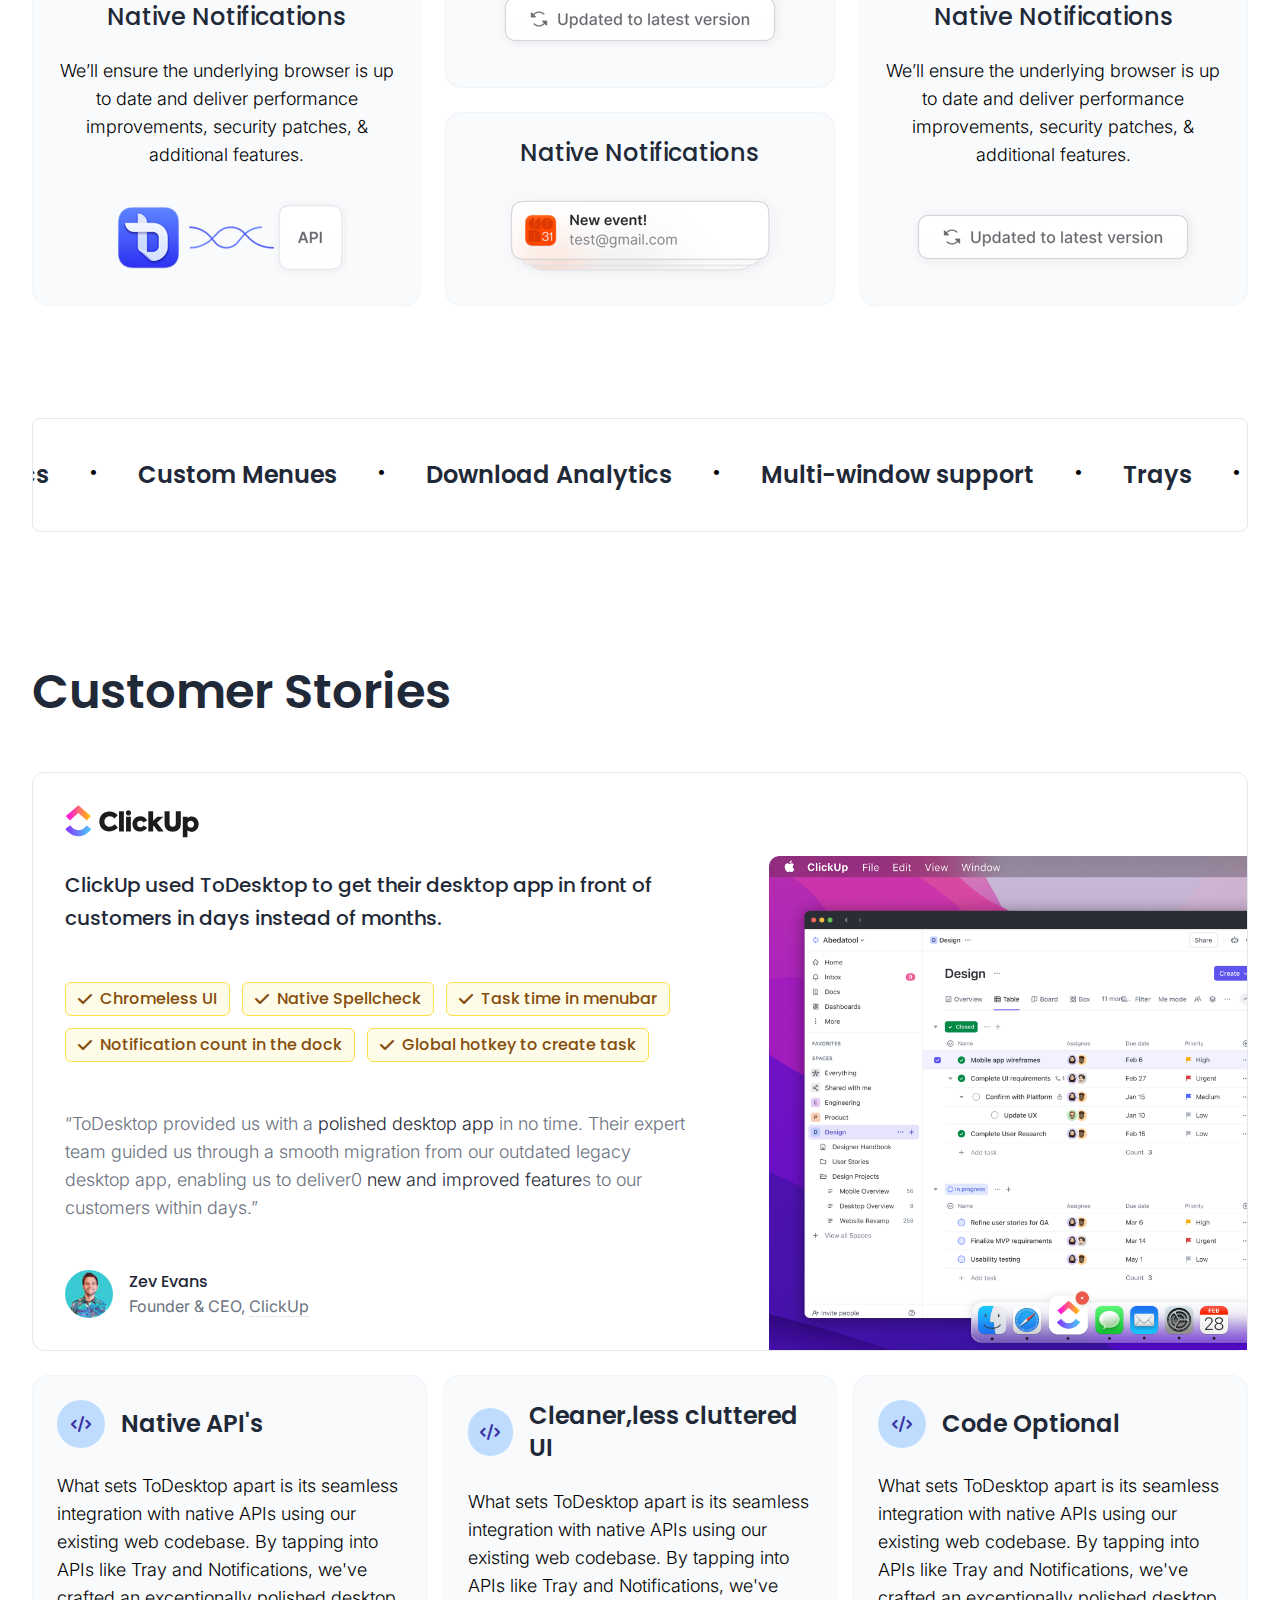
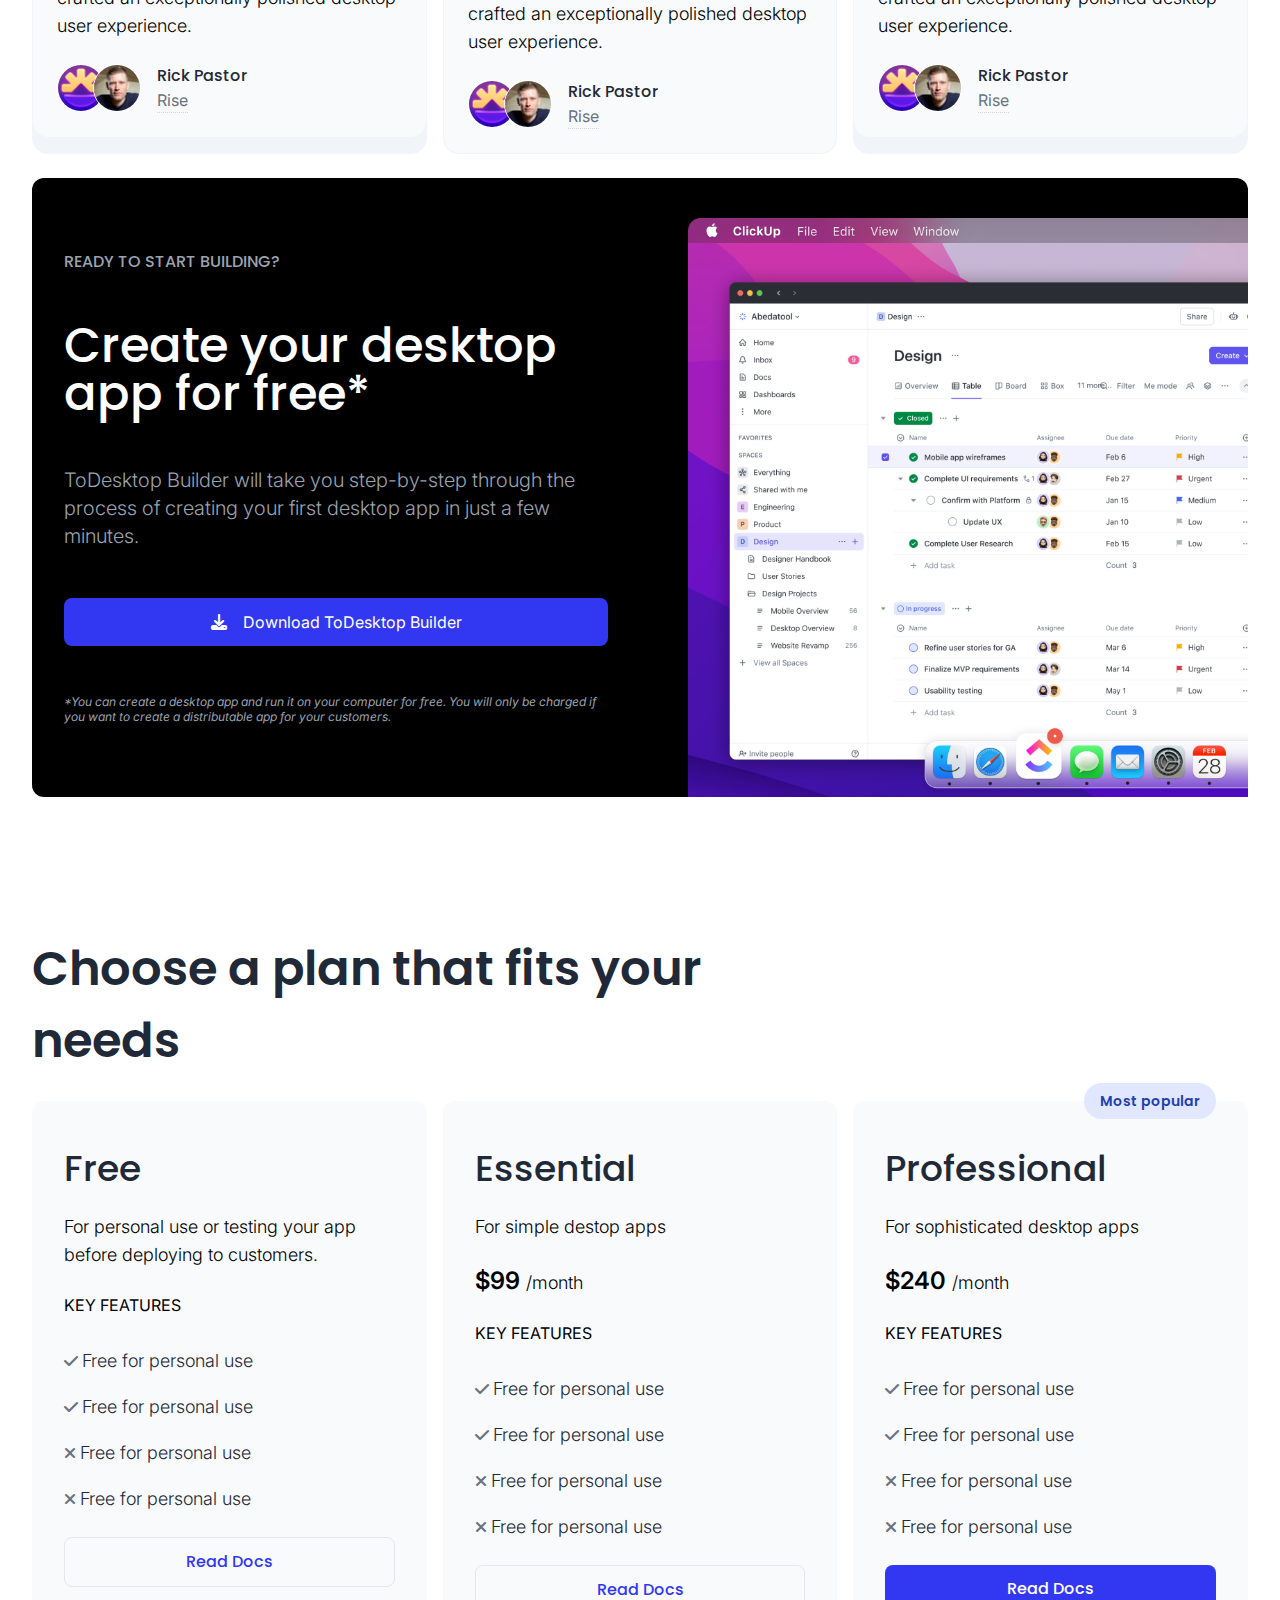
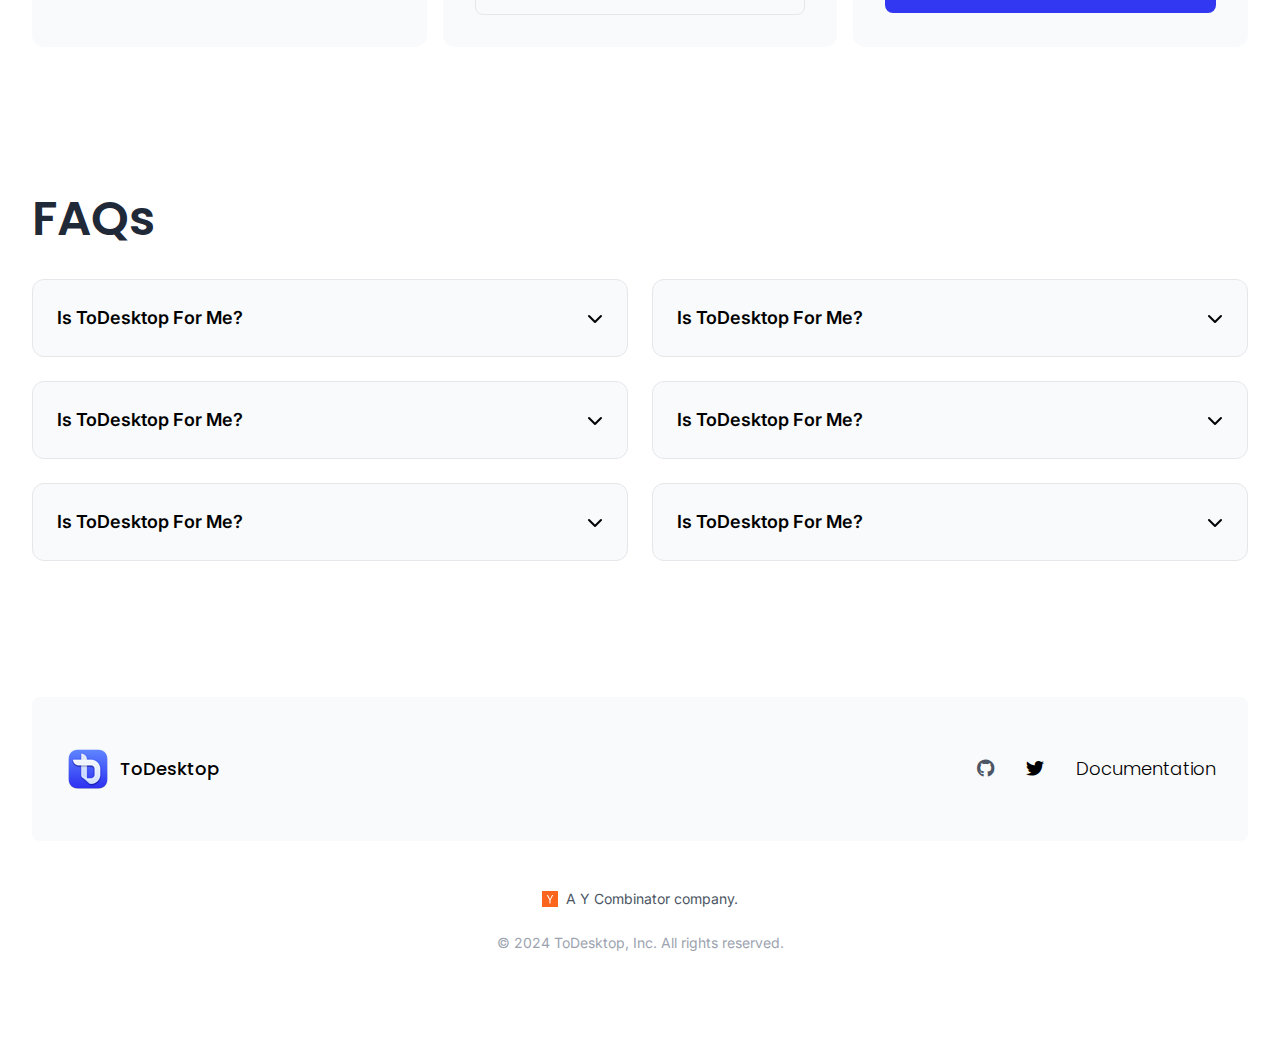
<file: src/index.html>
<!DOCTYPE html>
<html lang="en">
<head>
    <meta charset="UTF-8">
    <meta name="viewport" content="width=device-width, initial-scale=1.0">
    <title>ToDesktop</title>
    <link rel="stylesheet" href="output.css">
    <link rel="shortcut icon" href="../assets/asset 0.png" type="image/x-icon">
    <link rel="stylesheet" href="https://cdnjs.cloudflare.com/ajax/libs/font-awesome/6.1.1/css/all.min.css">
</head>
<body> 
    <!-- nav-bar  -->
    <nav class="p-3 bg-white flex items-center justify-between shadow-md">
       <a href="" class="flex items-center gap-2 flex-1" id="brand">
        <img src="../assets/asset 0.png" class="max-w-12 max-h-12 object-cover" alt="">
        <span class="text-lg font-medium">ToDesktop</span>
       </a>
       <div id="nav-menu" class="hidden lg:flex gap-12">
           <a href="#" class="font-medium hover:text-primary">Pricing</a>
           <a href="#" class="font-medium hover:text-primary">Docs</a>
           <a href="#" class="font-medium hover:text-primary">Changelog</a>
           <a href="#" class="font-medium hover:text-primary">Blog</a>
           <a href="#" class="font-medium hover:text-primary">Login</a>
        
       </div>
       <div class="hidden lg:flex flex-1 justify-end">
        <button class="flex gap-2 items-center   border border-gray-400 px-6 py-2 rounded-lg hover:border-gray-600">
            <img src="../assets/asset 1.svg" alt="">
            <span class="font-medium">Electron Developers</span>
            <i class="fa-solid fa-arrow-right"></i>
        </button>
       </div>
       <button class="p-2 lg:hidden" onclick="handleMenu()">
        <i class="fa-solid fa-bars text-gray-600"></i>
       </button>
       <div id="nav-dialog" class= "hidden fixed z-10 lg:hidden bg-white inset-0 p-3 ">
        <div id="nav-bar" class="flex justify-between">
            <a href="" class="flex items-center gap-2" id="brand">
                <img src="../assets/asset 0.png" class="max-w-12 max-h-12 object-cover" alt="">
                <span class="text-lg font-medium">ToDesktop</span>
               </a>
               <button class="p-2 lg:hidden" onclick="handleMenu()">
                <i class="fa-solid fa-bars text-gray-600"></i>
               </button> 
        </div>
        <div class="mt-6">
            <a href="#" class="font-medium m-3 p-3  hover:bg-gray-500 block rounded-lg ">Pricing</a>
            <a href="#" class="font-medium m-3 p-3  hover:bg-gray-500 block rounded-lg ">Docs</a>
            <a href="#" class="font-medium m-3 p-3  hover:bg-gray-500 block rounded-lg ">Changelog</a>
            <a href="#" class="font-medium m-3 p-3  hover:bg-gray-500 block rounded-lg ">Blogs</a>
            <a href="#" class="font-medium m-3 p-3  hover:bg-gray-500 block rounded-lg ">Login</a>
        </div>
        <div class="h-[1px] bg-gray-300"></div>
        <button class="mt-6 w-full flex gap-2 items-center px-6 py-4 rounded-lg hover:bg-gray-50">
            <img src="../assets/asset 1.svg" class="" alt="">
                <span class="text-lg font-medium">ToDesktop</span>
        </button>
       </div>
    </nav>
    <!-- nav-bar-end  -->

    <!-- main-start  -->
    <div id="hero" class="min-h-screen bg-gradient-to-b from-purple-50 via-orange-50 to-transparent">
        <div id="hero-container" class="max-w-4xl m-auto px-6 pt-6 pb-32 flex flex-col sm:items-center sm:text-center sm:pt-12">
            <div id="version-text" class="flex items-center my-6 gap-2 border border-yellow-300 bg-yellow-50 rounded-lg px-3 py-1 w-fit shadow-md hover:shadow-lg hover:-translate-y-1 transition group">
                <div class="w-2 h-2 bg-yellow-400 rounded-full border border-yellow-600"> </div>
                    <p class= "font-display font-medium text-yellow-600"> v0.21.1: <span class="text-yellow-800">Find-in-page bug fixes</span></p>
                    <i class="text-yellow-600 fa-solid fa-arrow-right group-hover:translate-x-1 transition duration-300"></i>
               
            </div>
            <div id="hero-feature" class="hidden sm:flex gap-8 my-6 ">
               <div class="flex justify-center items-center gap-2 text-gray-500">
                <i class="fa-regular fa-file-code text-sm"></i>
                <p>Code Optional</p>
               </div>
               <div class="flex justify-center items-center gap-2 text-gray-500">
                <i class="fa-solid fa-hand-back-fist text-sm"></i>
                <p>drag & drop bulider</p>
               </div>
               <div class="flex justify-center items-center gap-2 text-gray-500">
                <i class="fa-solid fa-laptop text-sm"></i>
                <p>Windows, Mac, Linux</p>
               </div>
            </div>
            <h1 class="text-4xl font-semibold leading-snug mt-4 sm:text-7xl sm:leading-none">Web app to desktop app in minutes</h1>
            <p class="text-xl mt-4 sm:text-2xl sm:mt-8">Take your web app codebase and transform it into a cross platform desktop app with native functionality.</p>
            <div id="buttons-container" class="mt-4 flex gap-4 flex-col sm:flex-row">
                <button class="px-8 py-3 font-semibold rounded-lg text-white bg-primary shadow-sm hover:bg-opacity-90">Download now </button>
                <button class="px-4 py-3 font-semibold rounded-lg bg-white border border-gray-400 hover:border-gray-800">Read docs</button>
            </div>
        </div>
        <div id="companies-container" class=" flex flex-col gap-8 ">
        <div class="flex justify-center gap-2" id="companies-title">
            <img class="translate-y-2 " src="../assets/asset 2.svg" alt="">
            <span class="font-medium">APPS POWERed BY TODESKTOP</span>
            <img class="-scale-x-100 translate-y-2" src="../assets/asset 2.svg" alt="">
        </div>
        <div id="lines-group" class="flex flex-col gap-4 ">
            <div id="line1" class="flex gap-4  w-screen -translate-x-48 transition-transform ease-linear">
                <div class="flex flex-col min-w-24 min-h-24 items-center justify-center bg-white rounded-xl  border border-r-gray-300 md:min-w-32 md:min-h-32">
                    <img class="w-12 h-12 md:w-16 md:h-16 " src="../assets/asset 3.png" alt="">
                    <span class="text-[12px] md:text-[16px]">Unbounce</span>
                </div>
                <div class="flex flex-col min-w-24 min-h-24 items-center justify-center bg-white rounded-xl  border border-r-gray-300 md:min-w-32 md:min-h-32">
                    <img class="w-12 h-12 md:w-16 md:h-16 " src="../assets/asset 3.png" alt="">
                    <span class="text-[12px] md:text-[16px]">Unbounce1</span>
                </div>
                <div class="flex flex-col min-w-24 min-h-24 items-center justify-center bg-white rounded-xl  border border-r-gray-300 md:min-w-32 md:min-h-32">
                    <img class="w-12 h-12 md:w-16 md:h-16 " src="../assets/asset 4.png" alt="">
                    <span class="text-[12px] md:text-[16px]">LifeAt</span>
                </div>
                <div class="flex flex-col min-w-24 min-h-24 items-center justify-center bg-white rounded-xl  border border-r-gray-300 md:min-w-32 md:min-h-32">
                    <img class="w-12 h-12 md:w-16 md:h-16 " src="../assets/asset 5.png" alt="">
                    <span class="text-[12px] md:text-[16px]">Convy</span>
                </div>
                <div class="flex flex-col min-w-24 min-h-24 items-center justify-center bg-white rounded-xl  border border-r-gray-300 md:min-w-32 md:min-h-32">
                    <img class="w-12 h-12 md:w-16 md:h-16 " src="../assets/asset 6.png" alt="">
                    <span class="text-[12px] md:text-[16px]">Morgan</span>
                </div>
                <div class="flex flex-col min-w-24 min-h-24 items-center justify-center bg-white rounded-xl  border border-r-gray-300 md:min-w-32 md:min-h-32">
                    <img class="w-12 h-12 md:w-16 md:h-16 " src="../assets/asset 7.png" alt="">
                    <span class="text-[12px] md:text-[16px]">Campsite</span>
                </div>
                <div class="flex flex-col min-w-24 min-h-24 items-center justify-center bg-white rounded-xl  border border-r-gray-300 md:min-w-32 md:min-h-32">
                    <img class="w-12 h-12 md:w-16 md:h-16 " src="../assets/asset 8.png" alt="">
                    <span class="text-[12px] md:text-[16px]">Rise</span>
                </div>
                <div class="flex flex-col min-w-24 min-h-24 items-center justify-center bg-white rounded-xl  border border-r-gray-300 md:min-w-32 md:min-h-32">
                    <img class="w-12 h-12 md:w-16 md:h-16 " src="../assets/asset 9.png" alt="">
                    <span class="text-[12px] md:text-[16px]">ClickUp</span>
                </div>
                <div class="flex flex-col min-w-24 min-h-24 items-center justify-center bg-white rounded-xl  border border-r-gray-300 md:min-w-32 md:min-h-32">
                    <img class="w-12 h-12 md:w-16 md:h-16 " src="../assets/asset 10.png" alt="">
                    <span class="text-[12px] md:text-[16px]">Notion</span>
                </div>
                <div class="flex flex-col min-w-24 min-h-24 items-center justify-center bg-white rounded-xl  border border-r-gray-300 md:min-w-32 md:min-h-32">
                    <img class="w-12 h-12 md:w-16 md:h-16 " src="../assets/asset 11.png" alt="">
                    <span class="text-[12px] md:text-[16px]">Sunsama</span>
                </div>
                <div class="flex flex-col min-w-24 min-h-24 items-center justify-center bg-white rounded-xl  border border-r-gray-300  md:min-w-32 md:min-h-32">
                    <img class="w-12 h-12 md:w-16 md:h-16 " src="../assets/asset 12.png" alt="">
                    <span class="text-[12px] md:text-[16px]">Beeper</span>
                </div>
                <div class="flex flex-col min-w-24 min-h-24 items-center justify-center bg-white rounded-xl  border border-r-gray-300  md:min-w-32 md:min-h-32">
                    <img class="w-12 h-12 md:w-16 md:h-16 " src="../assets/asset 14.png" alt="">
                    <span class="text-[12px] md:text-[16px]">Webstudion</span>
                </div>

            </div>
            <div id="line2" class="flex gap-4  w-screen -translate-x-48 transition-transform ease-linear">
                <div class="flex flex-col min-w-24 min-h-24 items-center justify-center bg-white rounded-xl  border border-r-gray-300 md:min-w-32 md:min-h-32">
                    <img class="w-12 h-12 md:w-16 md:h-16 " src="../assets/asset 15.png" alt="">
                    <span class="text-[12px] md:text-[16px]">Unbounce</span>
                </div>
                <div class="flex flex-col min-w-24 min-h-24 items-center justify-center bg-white rounded-xl  border border-r-gray-300 md:min-w-32 md:min-h-32">
                    <img class="w-12 h-12 md:w-16 md:h-16 " src="../assets/asset 16.png" alt="">
                    <span class="text-[12px] md:text-[16px]">Unbounce1</span>
                </div>
                <div class="flex flex-col min-w-24 min-h-24 items-center justify-center bg-white rounded-xl  border border-r-gray-300 md:min-w-32 md:min-h-32">
                    <img class="w-12 h-12 md:w-16 md:h-16 " src="../assets/asset 17.png" alt="">
                    <span class="text-[12px] md:text-[16px]">Unbounce1</span>
                </div>
                <div class="flex flex-col min-w-24 min-h-24 items-center justify-center bg-white rounded-xl  border border-r-gray-300 md:min-w-32 md:min-h-32">
                    <img class="w-12 h-12 md:w-16 md:h-16 " src="../assets/asset 18.png" alt="">
                    <span class="text-[12px] md:text-[16px]">Unbounce1</span>
                </div>
                <div class="flex flex-col min-w-24 min-h-24 items-center justify-center bg-white rounded-xl  border border-r-gray-300 md:min-w-32 md:min-h-32">
                    <img class="w-12 h-12 md:w-16 md:h-16 " src="../assets/asset 19.png" alt="">
                    <span class="text-[12px] md:text-[16px]">Unbounce</span>
                </div>
                <div class="flex flex-col min-w-24 min-h-24 items-center justify-center bg-white rounded-xl  border border-r-gray-300 md:min-w-32 md:min-h-32">
                    <img class="w-12 h-12 md:w-16 md:h-16 " src="../assets/asset 20.png" alt="">
                    <span class="text-[12px] md:text-[16px]">Moises</span>
                </div>
                <div class="flex flex-col min-w-24 min-h-24 items-center justify-center bg-white rounded-xl  border border-r-gray-300 md:min-w-32 md:min-h-32">
                    <img class="w-12 h-12 md:w-16 md:h-16 " src="../assets/asset 21.png" alt="">
                    <span class="text-[12px] md:text-[16px]">Basedash</span>
                </div>
                <div class="flex flex-col min-w-24 min-h-24 items-center justify-center bg-white rounded-xl  border border-r-gray-300 md:min-w-32 md:min-h-32">
                    <img class="w-12 h-12 md:w-16 md:h-16 " src="../assets/asset 22.png" alt="">
                    <span class="text-[12px] md:text-[16px]">Cursor</span>
                </div>
                <div class="flex flex-col min-w-24 min-h-24 items-center justify-center bg-white rounded-xl  border border-r-gray-300 md:min-w-32 md:min-h-32">
                    <img class="w-12 h-12 md:w-16 md:h-16 " src="../assets/asset 23.png" alt="">
                    <span class="text-[12px] md:text-[16px]">Linear</span>
                </div>
                <div class="flex flex-col min-w-24 min-h-24 items-center justify-center bg-white rounded-xl  border border-r-gray-300 md:min-w-32 md:min-h-32">
                    <img class="w-12 h-12 md:w-16 md:h-16 " src="../assets/asset 24.png" alt="">
                    <span class="text-[12px] md:text-[16px]">Voiceflow</span>
                </div>
                <div class="flex flex-col min-w-24 min-h-24 items-center justify-center bg-white rounded-xl  border border-r-gray-300  md:min-w-32 md:min-h-32">
                    <img class="w-12 h-12 md:w-16 md:h-16 " src="../assets/asset 25.png" alt="">
                    <span class="text-[12px] md:text-[16px]">Kitemaker</span>
                </div>
                <div class="flex flex-col min-w-24 min-h-24 items-center justify-center bg-white rounded-xl  border border-r-gray-300  md:min-w-32 md:min-h-32">
                    <img class="w-12 h-12 md:w-16 md:h-16 " src="../assets/asset 26.png" alt="">
                    <span class="text-[12px] md:text-[16px]">Corn</span>
                </div>

            </div>
            <div id="line3" class="md:hidden flex gap-4  w-screen -translate-x-48 transition-transform ease-linear">
                <div class="flex flex-col min-w-24 min-h-24 items-center justify-center bg-white rounded-xl  border border-r-gray-300 md:min-w-32 md:min-h-32">
                    <img class="w-12 h-12 md:w-16 md:h-16 " src="../assets/asset 16.png" alt="">
                    <span class="text-[12px] md:text-[16px]">Unbounce1</span>
                </div>
                <div class="flex flex-col min-w-24 min-h-24 items-center justify-center bg-white rounded-xl  border border-r-gray-300 md:min-w-32 md:min-h-32">
                    <img class="w-12 h-12 md:w-16 md:h-16 " src="../assets/asset 17.png" alt="">
                    <span class="text-[12px] md:text-[16px]">Unbounce1</span>
                </div>
                <div class="flex flex-col min-w-24 min-h-24 items-center justify-center bg-white rounded-xl  border border-r-gray-300 md:min-w-32 md:min-h-32">
                    <img class="w-12 h-12 md:w-16 md:h-16 " src="../assets/asset 3.png" alt="">
                    <span class="text-[12px] md:text-[16px]">Unbounce1</span>
                </div>
                <div class="flex flex-col min-w-24 min-h-24 items-center justify-center bg-white rounded-xl  border border-r-gray-300 md:min-w-32 md:min-h-32">
                    <img class="w-12 h-12 md:w-16 md:h-16 " src="../assets/asset 4.png" alt="">
                    <span class="text-[12px] md:text-[16px]">Unbounce1</span>
                </div>
                <div class="flex flex-col min-w-24 min-h-24 items-center justify-center bg-white rounded-xl  border border-r-gray-300 md:min-w-32 md:min-h-32">
                    <img class="w-12 h-12 md:w-16 md:h-16 " src="../assets/asset 5.png" alt="">
                    <span class="text-[12px] md:text-[16px]">Unbounce1</span>
                </div>
                <div class="flex flex-col min-w-24 min-h-24 items-center justify-center bg-white rounded-xl  border border-r-gray-300 md:min-w-32 md:min-h-32">
                    <img class="w-12 h-12 md:w-16 md:h-16 " src="../assets/asset 12.png" alt="">
                    <span class="text-[12px] md:text-[16px]">Unbounce1</span>
                </div>
                <div class="flex flex-col min-w-24 min-h-24 items-center justify-center bg-white rounded-xl  border border-r-gray-300 md:min-w-32 md:min-h-32">
                    <img class="w-12 h-12 md:w-16 md:h-16 " src="../assets/asset 13.png" alt="">
                    <span class="text-[12px] md:text-[16px]">Unbounce1</span>
                </div>
                <div class="flex flex-col min-w-24 min-h-24 items-center justify-center bg-white rounded-xl  border border-r-gray-300 md:min-w-32 md:min-h-32">
                    <img class="w-12 h-12 md:w-16 md:h-16 " src="../assets/asset 14.png" alt="">
                    <span class="text-[12px] md:text-[16px]">Unbounce1</span>
                </div>
                <div class="flex flex-col min-w-24 min-h-24 items-center justify-center bg-white rounded-xl  border border-r-gray-300 md:min-w-32 md:min-h-32">
                    <img class="w-12 h-12 md:w-16 md:h-16 " src="../assets/asset 24.png" alt="">
                    <span class="text-[12px] md:text-[16px]">Unbounce1</span>
                </div>
                <div class="flex flex-col min-w-24 min-h-24 items-center justify-center bg-white rounded-xl  border border-r-gray-300 md:min-w-32 md:min-h-32">
                    <img class="w-12 h-12 md:w-16 md:h-16 " src="../assets/asset 25.png" alt="">
                    <span class="text-[12px] md:text-[16px]">Unbounce1</span>
                </div>
                <div class="flex flex-col min-w-24 min-h-24 items-center justify-center bg-white rounded-xl  border border-r-gray-300  md:min-w-32 md:min-h-32">
                    <img class="w-12 h-12 md:w-16 md:h-16 " src="../assets/asset 26.png" alt="">
                    <span class="text-[12px] md:text-[16px]">Unbounce1</span>
                </div>
                <div class="flex flex-col min-w-24 min-h-24 items-center justify-center bg-white rounded-xl  border border-r-gray-300  md:min-w-32 md:min-h-32">
                    <img class="w-12 h-12 md:w-16 md:h-16 " src="../assets/asset 3.png" alt="">
                    <span class="text-[12px] md:text-[16px]">Unbounce</span>
                </div>

            </div>
           
        </div>
        </div>
    </div>
    <!-- Steps by Steps  -->
    <div id="steps" class="flex flex-col gap-6 container">
        <h2 class="text-5xl sm:font-semibold mb-14">How it works</h2>
        <div id="step1" class="rounded-xl border px-8 py-12 flex  flex-col lg:flex-row lg:justify-between">
            <div class="flex flex-col gap-6 lg:w-1/2">
                <span class="border border-yellow-300 bg-yellow-50 w-fit px-3 py-1 rounded-lg font-medium font-display">step 1</span>
                <h3 class="text-4xl">Bootstrap straight from your web app</h3>
                <p class="text-lg font-light">Copy and paste your web app url into ToDesktop. Customise your app design, app icon and window frame UI with no code.</p>
                <ul class="grid grid-cols-2 gap2 ">
                    <li class="flex gap-4">
                        <i class="fa-solid fa-check text-gray-500"></i>
                        <a href="" class="text-lg font-light border-b border-black  border-opacity-30 hover:border-opacity-80">Multiple windows</a>
                    </li>
                    <li class="flex gap-4">
                        <i class="fa-solid fa-check text-gray-500"></i>
                        <a href="" class="text-lg font-light border-b border-black  border-opacity-30 hover:border-opacity-80">Multiple windows</a>
                    </li>
                    <li class="flex gap-4">
                        <i class="fa-solid fa-check text-gray-500"></i>
                        <a href="" class="text-lg font-light border-b border-black  border-opacity-30 hover:border-opacity-80">Multiple windows</a>
                    </li>
                    <li class="flex gap-4">
                        <i class="fa-solid fa-check text-gray-500"></i>
                        <a href="" class="text-lg font-light border-b border-black  border-opacity-30 hover:border-opacity-80">Multiple windows</a>
                    </li>
                    <li class="flex gap-4">
                        <i class="fa-solid fa-check text-gray-500"></i>
                        <a href="" class="text-lg font-light border-b border-black  border-opacity-30 hover:border-opacity-80">Multiple windows</a>
                    </li>
                    <li class="flex gap-4">
                        <i class="fa-solid fa-check text-gray-500"></i>
                        <a href="" class="text-lg font-light border-b border-black  border-opacity-30 hover:border-opacity-80">Multiple windows</a>
                    </li>
                </ul>
            </div>
            <div class="pt-12 ">
                <img src="../assets/asset 66.svg" alt="">
            </div>
        </div>
        <div id="step2" class="rounded-xl border px-8 py-12 flex flex-col lg:flex-row lg:justify-between">
            <div class="flex flex-col gap-6 lg:w-1/2">
                <span class="border border-yellow-300 bg-yellow-50 w-fit px-3 py-1 rounded-lg font-medium font-display">step 2</span>
                <h3 class="text-4xl">Bootstrap straight from your web app</h3>
                <p class="text-lg font-light">Copy and paste your web app url into ToDesktop. Customise your app design, app icon and window frame UI with no code.</p>
                <ul class="grid grid-cols-2 gap2 ">
                    <li class="flex gap-4">
                        <i class="fa-solid fa-check text-gray-500"></i>
                        <a href="" class="text-lg font-light border-b border-black  border-opacity-30 hover:border-opacity-80">Multiple windows</a>
                    </li>
                    <li class="flex gap-4">
                        <i class="fa-solid fa-check text-gray-500"></i>
                        <a href="" class="text-lg font-light border-b border-black  border-opacity-30 hover:border-opacity-80">Multiple windows</a>
                    </li>
                    <li class="flex gap-4">
                        <i class="fa-solid fa-check text-gray-500"></i>
                        <a href="" class="text-lg font-light border-b border-black  border-opacity-30 hover:border-opacity-80">Multiple windows</a>
                    </li>
                    <li class="flex gap-4">
                        <i class="fa-solid fa-check text-gray-500"></i>
                        <a href="" class="text-lg font-light border-b border-black  border-opacity-30 hover:border-opacity-80">Multiple windows</a>
                    </li>
                    <li class="flex gap-4">
                        <i class="fa-solid fa-check text-gray-500"></i>
                        <a href="" class="text-lg font-light border-b border-black  border-opacity-30 hover:border-opacity-80">Multiple windows</a>
                    </li>
                    <li class="flex gap-4">
                        <i class="fa-solid fa-check text-gray-500"></i>
                        <a href="" class="text-lg font-light border-b border-black  border-opacity-30 hover:border-opacity-80">Multiple windows</a>
                    </li>
                </ul>
            </div>
            <div class="pt-12 ">
                <img src="../assets/asset 66.svg" alt="">
            </div>
        </div>
        <div id="step3" class="rounded-xl border px-8 py-12 flex flex-col lg:flex-row lg:justify-between">
            <div class="flex flex-col gap-6 lg:w-1/2">
                <span class="border border-yellow-300 bg-yellow-50 w-fit px-3 py-1 rounded-lg font-medium font-display">step 3</span>
                <h3 class="text-4xl">Bootstrap straight from your web app</h3>
                <p class="text-lg font-light">Copy and paste your web app url into ToDesktop. Customise your app design, app icon and window frame UI with no code.</p>
                <ul class="grid grid-cols-2 gap2 ">
                    <li class="flex gap-4">
                        <i class="fa-solid fa-check text-gray-500"></i>
                        <a href="" class="text-lg font-light border-b border-black  border-opacity-30 hover:border-opacity-80">Multiple windows</a>
                    </li>
                    <li class="flex gap-4">
                        <i class="fa-solid fa-check text-gray-500"></i>
                        <a href="" class="text-lg font-light border-b border-black  border-opacity-30 hover:border-opacity-80">Multiple windows</a>
                    </li>
                    <li class="flex gap-4">
                        <i class="fa-solid fa-check text-gray-500"></i>
                        <a href="" class="text-lg font-light border-b border-black  border-opacity-30 hover:border-opacity-80">Multiple windows</a>
                    </li>
                    <li class="flex gap-4">
                        <i class="fa-solid fa-check text-gray-500"></i>
                        <a href="" class="text-lg font-light border-b border-black  border-opacity-30 hover:border-opacity-80">Multiple windows</a>
                    </li>
                    <li class="flex gap-4">
                        <i class="fa-solid fa-check text-gray-500"></i>
                        <a href="" class="text-lg font-light border-b border-black  border-opacity-30 hover:border-opacity-80">Multiple windows</a>
                    </li>
                    <li class="flex gap-4">
                        <i class="fa-solid fa-check text-gray-500"></i>
                        <a href="" class="text-lg font-light border-b border-black  border-opacity-30 hover:border-opacity-80">Multiple windows</a>
                    </li>
                </ul>
            </div>
            <div class="pt-12 ">
                <img src="../assets/asset 66.svg" alt="">
            </div>
        </div>
    </div>
    <!-- Bento Grid  -->
    <div id="bento-grid" class="container">
        <h2 class="h2-style"></h2>
        <div id="grid-container" class="flex flex-col gap-6 lg:grid lg:grid-cols-3">
            <div class="row-start-1 row-end-3 group rounded-2xl gradient-hover-outer ">
                <div class="rounded-2xl w-full h-full p-6 flex gap-6  flex-col items-center gradient-hover-inner ">
                    <h3 class="text-2xl">Native Notifications</h3>
                    <img src="../assets/asset 37.png" alt="">

                </div>     
            </div>
            <div class="row-start-1 row-end-4 group rounded-2xl  gradient-hover-outer">
                <div class=" rounded-2xl w-full h-full p-6 flex gap-6  flex-col items-center gradient-hover-inner ">
                    <h3 class="text-2xl">Native Notifications</h3>
                    <p class="text-lg text-center font-light">We’ll ensure the underlying browser is up to date and deliver performance improvements, security patches, & additional features.</p>
                    <img src="../assets/asset 38.png" alt="">

                </div>     
            </div>
            <div class="row-start-1 row-end-3 group rounded-2xl  gradient-hover-outer">
                <div class=" rounded-2xl w-full h-full p-6 flex gap-6  flex-col items-center gradient-hover-inner ">
                    <h3 class="text-2xl">Native Notifications</h3>
                    <img src="../assets/asset 39.png" alt="">

                </div>     
            </div>
            <div class="row-start-3 row-end-6 group rounded-2xl  gradient-hover-outer">
                <div class=" rounded-2xl w-full h-full p-6 flex gap-6  flex-col items-center gradient-hover-inner ">
                    <h3 class="text-2xl">Native Notifications</h3>
                    <p class="text-lg text-center font-light">We’ll ensure the underlying browser is up to date and deliver performance improvements, security patches, & additional features.</p>
                    <img src="../assets/asset 40.png" alt="">

                </div>     
            </div>
            <div class="row-start-4 row-end-6 group rounded-2xl  gradient-hover-outer">
                <div class="rounded-2xl w-full h-full p-6 flex gap-6  flex-col items-center gradient-hover-inner ">
                    <h3 class="text-2xl">Native Notifications</h3>
                    <img src="../assets/asset 37.png" alt="">

                </div>     
            </div>
            <div class="row-start-3 row-end-6 group rounded-2xl  gradient-hover-outer">
                <div class=" rounded-2xl w-full h-full p-6 flex gap-6  flex-col items-center gradient-hover-inner ">
                    <h3 class="text-2xl">Native Notifications</h3>
                    <p class="text-lg text-center font-light">We’ll ensure the underlying browser is up to date and deliver performance improvements, security patches, & additional features.</p>
                    <img src="../assets/asset 38.png" alt="">

                </div>     
            </div>
           

        </div>
    </div>

    <!-- compaines-feature-line  -->
 <div id="features-line" class="container mt-4">
 <div class="border rounded-lg overflow-hidden flex justify-center p-4" >
    <div id="line4" class="flex gap-8 p-6">
        <h3 class="whitespace-nowrap my-0 mx-2 text-2xl font-semibold">Download Analytics</h3>
        <span>•</span>
        <h3 class="whitespace-nowrap my-0 mx-2 text-2xl font-semibold">Custom Menues</h3>
        <span>•</span>
        <h3 class="whitespace-nowrap my-0 mx-2 text-2xl font-semibold">Download Analytics</h3>
        <span>•</span>
        <h3 class="whitespace-nowrap my-0 mx-2 text-2xl font-semibold">Multi-window support</h3>
        <span>•</span>
        <h3 class="whitespace-nowrap my-0 mx-2 text-2xl font-semibold">Trays</h3>
        <span>•</span>
        <h3 class="whitespace-nowrap my-0 mx-2 text-2xl font-semibold">Deep Linking</h3>
        <span>•</span>
    </div>
 </div>
 </div>
  <!-- Testimonials  -->
<div id="testmonials" class="container">
    <h2 class="text-5xl sm:font-semibold mb-14">Customer Stories</h2>
    <div class="rounded-xl border flex flex-col lg:flex-row items-end">
        <div id="left" class="flex flex-col gap-12 p-8 ">
            <div class="h-4 w-fit"> <img src="../assets/asset 44.svg" alt=""> </div>
           
            <h3 class="text-xl leading-relaxed">ClickUp used ToDesktop to get their desktop app in front of customers in days instead of months.</h3>
            <div id="tags" class="flex gap-3 flex-wrap">
                <div class="flex gap-2 items-center justify-center bg-yellow-50 w-fit border border-yellow-300 px-3 py-1 rounded-md text-yellow-800">
                    <i class="fa-solid fa-check"></i>
                    <span class="font-display font-medium">Chromeless UI</span>
                </div>
                <div class="flex gap-2 items-center justify-center bg-yellow-50 w-fit border border-yellow-300 px-3 py-1 rounded-md text-yellow-800">
                    <i class="fa-solid fa-check"></i>
                    <span class="font-display font-medium">Native Spellcheck</span>
                </div>
                <div class="flex gap-2 items-center justify-center bg-yellow-50 w-fit border border-yellow-300 px-3 py-1 rounded-md text-yellow-800">
                    <i class="fa-solid fa-check"></i>
                    <span class="font-display font-medium">Task time in menubar</span>
                </div>
                <div class="flex gap-2 items-center justify-center bg-yellow-50 w-fit border border-yellow-300 px-3 py-1 rounded-md text-yellow-800">
                    <i class="fa-solid fa-check"></i>
                    <span class="font-display font-medium">Notification count in the dock</span>
                </div>
                <div class="flex gap-2 items-center justify-center bg-yellow-50 w-fit border border-yellow-300 px-3 py-1 rounded-md text-yellow-800">
                    <i class="fa-solid fa-check"></i>
                    <span class="font-display font-medium">Global hotkey to create task</span>
                </div>
            </div>
            <p class="text-lg font-light text-gray-500">“ToDesktop provided us with a <span class="text-gray-800">polished desktop app</span>  in no time. Their expert team guided us through a smooth migration from our outdated legacy desktop app, enabling us to deliver0 <span class="text-gray-800"> new and improved feature</span>s to our customers within days.”</p>
            <div id="user-card" class="flex gap-4 ">
                <div class="w-12">
                    <img class="rounded-full" src="..//assets/asset 33.jpeg" alt="">

                </div>
                <div class="flex flex-col">
                    <h3>Zev Evans</h3>
                    <p class="text-gray-500">Founder & CEO, <a class="anchor-hover" href="#">ClickUp</a></p>
                </div>
            </div>
        </div>
        <div id="right">
            <img src="../assets/asset 46.png" class="pl-12 w-fit" alt="">
        </div>
    </div>
    <div class="flex flex-col lg:flex-row justify-between gap-4 mt-6 ">

        <div class="rounded-2xl gradient-hover-outer group">
           <div class="rounded-2xl gradient-hover-inner  p-6  flex flex-col gap-6">
            <div class="flex items-center gap-4">
                <div class="w-12 h-12 bg-blue-200 flex items-center justify-center rounded-full">
                    <i class="fa-solid fa-code text-indigo-800"> </i>
                </div>
                <h3 class="text-2xl font-semibold">Native API's</h3>
            </div>
            <p class="text-lg font-light">What sets ToDesktop apart is its seamless integration with native APIs using our existing web codebase. By tapping into APIs like Tray and Notifications, we've crafted an exceptionally polished desktop user experience.</p>
            <div class="flex gap-4">
                <div class="flex">
                    <div class="-mr-3 w-12 h-12 flex justify-center items-center rounded-full overflow-hidden border border-white">
                        <img src="../assets/asset 47.png" class="min-w-16 min-h-16" alt="">
                    </div>
                    <div class="w-12 h-12 flex justify-center items-center rounded-full overflow-hidden border border-white">
                         <img src="../assets/asset 48.jpeg"  alt="">
                    </div>
                  </div>
                  <div class="flex flex-col ">
                      <h3>Rick Pastor</h3>
                      <a class="anchor-hover w-fit text-gray-500 " href="#">Rise</a>
                    </div>
            </div>
           
        </div>
        </div>
        <div class="rounded-2xl gradient-hover-outer group">
           <div class="rounded-2xl gradient-hover-inner  p-6  flex flex-col gap-6">
            <div class="flex items-center gap-4">
                <div class="w-12 h-12 bg-blue-200 flex items-center justify-center rounded-full">
                    <i class="fa-solid fa-code text-indigo-800"> </i>
                </div>
                <h3 class="text-2xl font-semibold">Cleaner,less cluttered UI</h3>
            </div>
            <p class="text-lg font-light">What sets ToDesktop apart is its seamless integration with native APIs using our existing web codebase. By tapping into APIs like Tray and Notifications, we've crafted an exceptionally polished desktop user experience.</p>
            <div class="flex gap-4">
                <div class="flex">
                    <div class="-mr-3 w-12 h-12 flex justify-center items-center rounded-full overflow-hidden border border-white">
                        <img src="../assets/asset 47.png" class="min-w-16 min-h-16" alt="">
                    </div>
                    <div class="w-12 h-12 flex justify-center items-center rounded-full overflow-hidden border border-white">
                         <img src="../assets/asset 48.jpeg"  alt="">
                    </div>
                  </div>
                  <div class="flex flex-col ">
                      <h3>Rick Pastor</h3>
                      <a class="anchor-hover w-fit text-gray-500 " href="#">Rise</a>
                    </div>
            </div>
           
        </div>
        </div>
        <div class="rounded-2xl gradient-hover-outer group">
           <div class="rounded-2xl gradient-hover-inner  p-6  flex flex-col gap-6">
            <div class="flex items-center gap-4">
                <div class="w-12 h-12 bg-blue-200 flex items-center justify-center rounded-full">
                    <i class="fa-solid fa-code text-indigo-800"> </i>
                </div>
                <h3 class="text-2xl font-semibold">Code Optional</h3>
            </div>
            <p class="text-lg font-light">What sets ToDesktop apart is its seamless integration with native APIs using our existing web codebase. By tapping into APIs like Tray and Notifications, we've crafted an exceptionally polished desktop user experience.</p>
            <div class="flex gap-4">
                <div class="flex">
                    <div class="-mr-3 w-12 h-12 flex justify-center items-center rounded-full overflow-hidden border border-white">
                        <img src="../assets/asset 47.png" class="min-w-16 min-h-16" alt="">
                    </div>
                    <div class="w-12 h-12 flex justify-center items-center rounded-full overflow-hidden border border-white">
                         <img src="../assets/asset 48.jpeg"  alt="">
                    </div>
                  </div>
                  <div class="flex flex-col ">
                      <h3>Rick Pastor</h3>
                      <a class="anchor-hover w-fit text-gray-500 " href="#">Rise</a>
                    </div>
            </div>
           
        </div>
        </div>

    </div>
    <div class="rounded-xl flex flex-col bg-black lg:flex-row pt-6 mt-6 lg:pt-10 ">
        <div id="left" class="flex flex-col gap-6 p-8 lg:flex-1 lg:gap-12 ">
           <span class="text-gray-400 font-display font-medium">READY TO START BUILDING?</span>
            <h2 class="text-4xl text-white leading-tight lg:text-5xl">Create your desktop app for free*</h2>
            
            <p class="text-lg font-light text-gray-400 lg:text-xl">ToDesktop Builder will take you step-by-step through the process of creating your first desktop app in just a few minutes.</p>
           <button class="bg-primary text-white py-3 rounded-lg hover:bg-opacity-90 flex justify-center items-center gap-4">
            <i class="fa-solid fa-download"></i>
            <span>Download ToDesktop Builder</span>
           </button>
           <p class=" text-xs italic text-gray-400 leading-tight ">*You can create a desktop app and run it on your computer for free. You will only be charged if you want to create a distributable app for your customers.</p>
        </div>
        <div id="right" class="lg:w-1/2">
            <img src="../assets/asset 46.png" class="pl-12 w-fit" alt="">
        </div>
  </div>
  </div>

  <!-- Pricing -->
  <div id="princing" class="container">
    <h2 class="h2-style">Choose a plan that fits your needs</h2>
    <div class="flex flex-col lg:flex-row mt-6 gap-4">
        <div class="border flex-1 rounded-xl px-8 pt-12 pb-8 flex flex-col gap-6 lg:border-none lg:bg-slate-50">
            <h3 class="text-4xl">Free</h3>
            <p class="text-lg font-light">For personal use or testing your app before deploying to customers.</p>
            <p class="uppercase">Key Features</p>
            <ul class="space-y-3">
                <li class="flex items-center gap-4">
                    <li class="fa-solid fa-check text-gray-500"></li>
                    <span class="text-lg font-light text-gray-800">Free for personal use</span>
                </li>
                <li class="flex items-center gap-4">
                    <li class="fa-solid fa-check text-gray-500"></li>
                    <span class="text-lg font-light text-gray-800">Free for personal use</span>
                </li>
                <li class="flex items-center gap-4">
                    <li class="fa-solid fa-xmark text-gray-500"></li>
                    <span class="text-lg font-light text-gray-800">Free for personal use</span>
                </li>
                <li class="flex items-center gap-4">
                    <li class="fa-solid fa-xmark text-gray-500"></li>
                    <span class="text-lg font-light text-gray-800">Free for personal use</span>
                </li>
            </ul>
            <button class="text-primary border px-8 rounded-lg py-3 hover:border-gray-800 font-medium font-display">Read Docs</button>
        </div>
        <div class="border flex-1 rounded-xl px-8 pt-12 pb-8 flex flex-col gap-6 lg:border-none lg:bg-slate-50 ">
            <h3 class="text-4xl">Essential</h3>
            <p class="text-lg font-light">For simple destop apps</p>
            <p class="text-2xl font-semibold">$99 <span class="text-lg font-light">/month</span></p>
            <p class="uppercase">Key Features</p>
            <ul class="space-y-3">
                <li class="flex items-center gap-4">
                    <li class="fa-solid fa-check text-gray-500"></li>
                    <span class="text-lg font-light text-gray-800">Free for personal use</span>
                </li>
                <li class="flex items-center gap-4">
                    <li class="fa-solid fa-check text-gray-500"></li>
                    <span class="text-lg font-light text-gray-800">Free for personal use</span>
                </li>
                <li class="flex items-center gap-4">
                    <li class="fa-solid fa-xmark text-gray-500"></li>
                    <span class="text-lg font-light text-gray-800">Free for personal use</span>
                </li>
                <li class="flex items-center gap-4">
                    <li class="fa-solid fa-xmark text-gray-500"></li>
                    <span class="text-lg font-light text-gray-800">Free for personal use</span>
                </li>
            </ul>
            <button class="text-primary border px-8 rounded-lg py-3 hover:border-gray-800 font-medium font-display">Read Docs</button>
        </div>
        <div class="border flex-1 relative rounded-xl px-8 pt-12 pb-8 flex flex-col gap-6 lg:border-none lg:bg-slate-50">
            <p class="text-blue-800 text-sm bg-indigo-100 rounded-full w-fit px-4 py-2 font-display font-semibold absolute top-0 right-8 -translate-y-1/2">Most popular</p>
            <h3 class="text-4xl">Professional</h3>
            <p class="text-lg font-light">For sophisticated desktop apps</p>
            <p class="text-2xl font-semibold">$240 <span class="text-lg font-light">/month</span></p>
            <p class="uppercase">Key Features</p>
            <ul class="space-y-3">
                <li class="flex items-center gap-4">
                    <li class="fa-solid fa-check text-gray-500"></li>
                    <span class="text-lg font-light text-gray-800">Free for personal use</span>
                </li>
                <li class="flex items-center gap-4">
                    <li class="fa-solid fa-check text-gray-500"></li>
                    <span class="text-lg font-light text-gray-800">Free for personal use</span>
                </li>
                <li class="flex items-center gap-4">
                    <li class="fa-solid fa-xmark text-gray-500"></li>
                    <span class="text-lg font-light text-gray-800">Free for personal use</span>
                </li>
                <li class="flex items-center gap-4">
                    <li class="fa-solid fa-xmark text-gray-500"></li>
                    <span class="text-lg font-light text-gray-800">Free for personal use</span>
                </li>
            </ul>
            <button class="text-white bg-primary  px-8 rounded-lg py-3 hover:bg-opacity-70 font-medium font-display">Read Docs</button>
        </div>
    </div>
  </div>
 <!-- FAQ's  -->
 <div id="faq" class="container">
    <h2 class="h2-style">FAQs</h2>
    <div class="grid grid-cols-1 lg:grid-cols-2 mt-6 gap-6 items-start">
        <div class="group rounded-xl border border-gray-200 bg-gray-50 p-6">
            <dt class="flex justify-between items-center" aria-controls="faq-1">
                <p class="font-semibold text-lg">Is ToDesktop For Me?</p>
                <i class="fa-solid fa-chevron-up -rotate-180 transition-transform"></i>
            </dt>
            <dd  id="faq-1" class="hidden text-lg font-light mt-6">
                <p>That depends! If you would like to distribute your web app to your users as a downloadable desktop app then ToDesktop is for you.</p>
            </dd>
        </div>
        <div class="group rounded-xl border border-gray-200 bg-gray-50 p-6">
            <dt class="flex justify-between items-center" aria-controls="faq-2">
                <p class="font-semibold text-lg">Is ToDesktop For Me?</p>
                <i class="fa-solid fa-chevron-up -rotate-180 transition-transform"></i>
            </dt>
            <dd  id="faq-2" class="hidden text-lg font-light mt-6">
                <p class="">That depends! If you would like to distribute your web app to your users as a downloadable desktop app then ToDesktop is for you.</p>
            </dd>
        </div>
        <div class="group rounded-xl border border-gray-200 bg-gray-50 p-6">
            <dt class="flex justify-between items-center" aria-controls="faq-3">
                <p class="font-semibold text-lg">Is ToDesktop For Me?</p>
                <i class="fa-solid fa-chevron-up -rotate-180 transition-transform"></i>
            </dt>
            <dd  id="faq-3" class="hidden text-lg font-light mt-6">
                <p class="">That depends! If you would like to distribute your web app to your users as a downloadable desktop app then ToDesktop is for you.</p>
            </dd>
        </div>
        <div class="group rounded-xl border border-gray-200 bg-gray-50 p-6">
            <dt class="flex justify-between items-center" aria-controls="faq-4">
                <p class="font-semibold text-lg">Is ToDesktop For Me?</p>
                <i class="fa-solid fa-chevron-up -rotate-180 transition-transform"></i>
            </dt>
            <dd  id="faq-4" class="hidden text-lg font-light mt-6">
                <p class="">That depends! If you would like to distribute your web app to your users as a downloadable desktop app then ToDesktop is for you.</p>
            </dd>
        </div>
        <div class="group rounded-xl border border-gray-200 bg-gray-50 p-6">
            <dt class="flex justify-between items-center" aria-controls="faq-5">
                <p class="font-semibold text-lg">Is ToDesktop For Me?</p>
                <i class="fa-solid fa-chevron-up -rotate-180 transition-transform"></i>
            </dt>
            <dd  id="faq-5" class="hidden text-lg font-light mt-6">
                <p class="">That depends! If you would like to distribute your web app to your users as a downloadable desktop app then ToDesktop is for you.</p>
            </dd>
        </div>
        <div class="group rounded-xl border border-gray-200 bg-gray-50 p-6">
            <dt class="flex justify-between items-center" aria-controls="faq-6">
                <p class="font-semibold text-lg">Is ToDesktop For Me?</p>
                <i class="fa-solid fa-chevron-up -rotate-180 transition-transform"></i>
            </dt>
            <dd  id="faq-6" class="hidden text-lg font-light mt-6">
                <p class="">That depends! If you would like to distribute your web app to your users as a downloadable desktop app then ToDesktop is for you.</p>
            </dd>
        </div>
    </div>
    
 </div>
 <!-- Footer  -->
<footer class="container">
   <div class="rounded-lg border lg:border-none bg-gray-50 flex flex-col lg:flex-row-reverse items-center px-8 py-12 gap-8  ">
    <a class="text-lg font-light font-display" href="">Documentation</a>
    <div class="flex gap-8 text-lg">
        <a class="text-gray-600 hover:text-gray-900" href="">
             <i class="fa-brands fa-github"></i>
        </a>
       <a href="">
         <i class="fa-brands fa-twitter"></i>
       </a>
    </div>
    <a href="#" class="flex items-center gap-2 flex-1">
         <img class="object-cover max-h-12 max-w-12" src="../assets/asset 0.png" alt="">
         <span class="text-lg font-display font-medium">ToDesktop</span>
    </a>
   </div>
   <div id="sub-footer" class="flex flex-col items-center justify-center my-12 gap-6">
    <div class="flex items-center gap-2">
         <img class="w-4 h-4" src="../assets/asset 54.svg" alt="">
         <p class="text-sm text-gray-600">A Y Combinator company.</p>
    </div>
    <p class="text-sm text-gray-400">© 2024 ToDesktop, Inc. All rights reserved.</p>
   </div>
</footer>
</body>
<script src="script.js"></script>
</html
</file>
<file: src/output.css>
@import url('https://fonts.googleapis.com/css2?family=Inter:wght@100..900&family=Poppins:ital,wght@0,100;0,200;0,300;0,400;0,500;0,600;0,700;0,800;0,900;1,100;1,200;1,300;1,400;1,500;1,600;1,700;1,800;1,900&display=swap');

/*
! tailwindcss v3.4.3 | MIT License | https://tailwindcss.com
*/

/*
1. Prevent padding and border from affecting element width. (https://github.com/mozdevs/cssremedy/issues/4)
2. Allow adding a border to an element by just adding a border-width. (https://github.com/tailwindcss/tailwindcss/pull/116)
*/

*,
::before,
::after {
  box-sizing: border-box;
  /* 1 */
  border-width: 0;
  /* 2 */
  border-style: solid;
  /* 2 */
  border-color: #e5e7eb;
  /* 2 */
}

::before,
::after {
  --tw-content: '';
}

/*
1. Use a consistent sensible line-height in all browsers.
2. Prevent adjustments of font size after orientation changes in iOS.
3. Use a more readable tab size.
4. Use the user's configured `sans` font-family by default.
5. Use the user's configured `sans` font-feature-settings by default.
6. Use the user's configured `sans` font-variation-settings by default.
7. Disable tap highlights on iOS
*/

html,
:host {
  line-height: 1.5;
  /* 1 */
  -webkit-text-size-adjust: 100%;
  /* 2 */
  -moz-tab-size: 4;
  /* 3 */
  -o-tab-size: 4;
     tab-size: 4;
  /* 3 */
  font-family: ui-sans-serif, system-ui, sans-serif, "Apple Color Emoji", "Segoe UI Emoji", "Segoe UI Symbol", "Noto Color Emoji";
  /* 4 */
  font-feature-settings: normal;
  /* 5 */
  font-variation-settings: normal;
  /* 6 */
  -webkit-tap-highlight-color: transparent;
  /* 7 */
}

/*
1. Remove the margin in all browsers.
2. Inherit line-height from `html` so users can set them as a class directly on the `html` element.
*/

body {
  margin: 0;
  /* 1 */
  line-height: inherit;
  /* 2 */
}

/*
1. Add the correct height in Firefox.
2. Correct the inheritance of border color in Firefox. (https://bugzilla.mozilla.org/show_bug.cgi?id=190655)
3. Ensure horizontal rules are visible by default.
*/

hr {
  height: 0;
  /* 1 */
  color: inherit;
  /* 2 */
  border-top-width: 1px;
  /* 3 */
}

/*
Add the correct text decoration in Chrome, Edge, and Safari.
*/

abbr:where([title]) {
  -webkit-text-decoration: underline dotted;
          text-decoration: underline dotted;
}

/*
Remove the default font size and weight for headings.
*/

h1,
h2,
h3,
h4,
h5,
h6 {
  font-size: inherit;
  font-weight: inherit;
}

/*
Reset links to optimize for opt-in styling instead of opt-out.
*/

a {
  color: inherit;
  text-decoration: inherit;
}

/*
Add the correct font weight in Edge and Safari.
*/

b,
strong {
  font-weight: bolder;
}

/*
1. Use the user's configured `mono` font-family by default.
2. Use the user's configured `mono` font-feature-settings by default.
3. Use the user's configured `mono` font-variation-settings by default.
4. Correct the odd `em` font sizing in all browsers.
*/

code,
kbd,
samp,
pre {
  font-family: ui-monospace, SFMono-Regular, Menlo, Monaco, Consolas, "Liberation Mono", "Courier New", monospace;
  /* 1 */
  font-feature-settings: normal;
  /* 2 */
  font-variation-settings: normal;
  /* 3 */
  font-size: 1em;
  /* 4 */
}

/*
Add the correct font size in all browsers.
*/

small {
  font-size: 80%;
}

/*
Prevent `sub` and `sup` elements from affecting the line height in all browsers.
*/

sub,
sup {
  font-size: 75%;
  line-height: 0;
  position: relative;
  vertical-align: baseline;
}

sub {
  bottom: -0.25em;
}

sup {
  top: -0.5em;
}

/*
1. Remove text indentation from table contents in Chrome and Safari. (https://bugs.chromium.org/p/chromium/issues/detail?id=999088, https://bugs.webkit.org/show_bug.cgi?id=201297)
2. Correct table border color inheritance in all Chrome and Safari. (https://bugs.chromium.org/p/chromium/issues/detail?id=935729, https://bugs.webkit.org/show_bug.cgi?id=195016)
3. Remove gaps between table borders by default.
*/

table {
  text-indent: 0;
  /* 1 */
  border-color: inherit;
  /* 2 */
  border-collapse: collapse;
  /* 3 */
}

/*
1. Change the font styles in all browsers.
2. Remove the margin in Firefox and Safari.
3. Remove default padding in all browsers.
*/

button,
input,
optgroup,
select,
textarea {
  font-family: inherit;
  /* 1 */
  font-feature-settings: inherit;
  /* 1 */
  font-variation-settings: inherit;
  /* 1 */
  font-size: 100%;
  /* 1 */
  font-weight: inherit;
  /* 1 */
  line-height: inherit;
  /* 1 */
  letter-spacing: inherit;
  /* 1 */
  color: inherit;
  /* 1 */
  margin: 0;
  /* 2 */
  padding: 0;
  /* 3 */
}

/*
Remove the inheritance of text transform in Edge and Firefox.
*/

button,
select {
  text-transform: none;
}

/*
1. Correct the inability to style clickable types in iOS and Safari.
2. Remove default button styles.
*/

button,
input:where([type='button']),
input:where([type='reset']),
input:where([type='submit']) {
  -webkit-appearance: button;
  /* 1 */
  background-color: transparent;
  /* 2 */
  background-image: none;
  /* 2 */
}

/*
Use the modern Firefox focus style for all focusable elements.
*/

:-moz-focusring {
  outline: auto;
}

/*
Remove the additional `:invalid` styles in Firefox. (https://github.com/mozilla/gecko-dev/blob/2f9eacd9d3d995c937b4251a5557d95d494c9be1/layout/style/res/forms.css#L728-L737)
*/

:-moz-ui-invalid {
  box-shadow: none;
}

/*
Add the correct vertical alignment in Chrome and Firefox.
*/

progress {
  vertical-align: baseline;
}

/*
Correct the cursor style of increment and decrement buttons in Safari.
*/

::-webkit-inner-spin-button,
::-webkit-outer-spin-button {
  height: auto;
}

/*
1. Correct the odd appearance in Chrome and Safari.
2. Correct the outline style in Safari.
*/

[type='search'] {
  -webkit-appearance: textfield;
  /* 1 */
  outline-offset: -2px;
  /* 2 */
}

/*
Remove the inner padding in Chrome and Safari on macOS.
*/

::-webkit-search-decoration {
  -webkit-appearance: none;
}

/*
1. Correct the inability to style clickable types in iOS and Safari.
2. Change font properties to `inherit` in Safari.
*/

::-webkit-file-upload-button {
  -webkit-appearance: button;
  /* 1 */
  font: inherit;
  /* 2 */
}

/*
Add the correct display in Chrome and Safari.
*/

summary {
  display: list-item;
}

/*
Removes the default spacing and border for appropriate elements.
*/

blockquote,
dl,
dd,
h1,
h2,
h3,
h4,
h5,
h6,
hr,
figure,
p,
pre {
  margin: 0;
}

fieldset {
  margin: 0;
  padding: 0;
}

legend {
  padding: 0;
}

ol,
ul,
menu {
  list-style: none;
  margin: 0;
  padding: 0;
}

/*
Reset default styling for dialogs.
*/

dialog {
  padding: 0;
}

/*
Prevent resizing textareas horizontally by default.
*/

textarea {
  resize: vertical;
}

/*
1. Reset the default placeholder opacity in Firefox. (https://github.com/tailwindlabs/tailwindcss/issues/3300)
2. Set the default placeholder color to the user's configured gray 400 color.
*/

input::-moz-placeholder, textarea::-moz-placeholder {
  opacity: 1;
  /* 1 */
  color: #9ca3af;
  /* 2 */
}

input::placeholder,
textarea::placeholder {
  opacity: 1;
  /* 1 */
  color: #9ca3af;
  /* 2 */
}

/*
Set the default cursor for buttons.
*/

button,
[role="button"] {
  cursor: pointer;
}

/*
Make sure disabled buttons don't get the pointer cursor.
*/

:disabled {
  cursor: default;
}

/*
1. Make replaced elements `display: block` by default. (https://github.com/mozdevs/cssremedy/issues/14)
2. Add `vertical-align: middle` to align replaced elements more sensibly by default. (https://github.com/jensimmons/cssremedy/issues/14#issuecomment-634934210)
   This can trigger a poorly considered lint error in some tools but is included by design.
*/

img,
svg,
video,
canvas,
audio,
iframe,
embed,
object {
  display: block;
  /* 1 */
  vertical-align: middle;
  /* 2 */
}

/*
Constrain images and videos to the parent width and preserve their intrinsic aspect ratio. (https://github.com/mozdevs/cssremedy/issues/14)
*/

img,
video {
  max-width: 100%;
  height: auto;
}

/* Make elements with the HTML hidden attribute stay hidden by default */

[hidden] {
  display: none;
}

html,
    body{
  overflow-x: hidden;
}

body{
  font-family: Inter, sans-sarif;
}

h1, h2, h3{
  font-family: Poppins, sans-sarif ;
  font-weight: 500;
  --tw-text-opacity: 1;
  color: rgb(31 41 55 / var(--tw-text-opacity));
}

.container{
  margin-left: auto;
  margin-right: auto;
  margin-top: 3rem;
  max-width: 80rem;
  padding-left: 1.5rem;
  padding-right: 1.5rem;
  padding-top: 3rem;
  padding-bottom: 3rem;
}

@media (min-width: 1024px){
  .container{
    margin-top: 2.5rem;
    padding-left: 2rem;
    padding-right: 2rem;
  }
}

.anchor-hover{
  border-bottom-width: 1px;
  border-style: dotted;
  --tw-border-opacity: 1;
  border-color: rgb(209 213 219 / var(--tw-border-opacity));
}

.anchor-hover:hover{
  border-style: solid;
  --tw-border-opacity: 1;
  border-color: rgb(107 114 128 / var(--tw-border-opacity));
}

.gradient-hover-outer{
  --tw-bg-opacity: 1;
  background-color: rgb(241 245 249 / var(--tw-bg-opacity));
  padding: 1px;
}

.gradient-hover-outer:hover{
  background-image: linear-gradient(to bottom right, var(--tw-gradient-stops));
  --tw-gradient-from: #fecaca var(--tw-gradient-from-position);
  --tw-gradient-to: rgb(254 202 202 / 0) var(--tw-gradient-to-position);
  --tw-gradient-stops: var(--tw-gradient-from), var(--tw-gradient-to);
  --tw-gradient-to: rgb(233 213 255 / 0)  var(--tw-gradient-to-position);
  --tw-gradient-stops: var(--tw-gradient-from), #e9d5ff var(--tw-gradient-via-position), var(--tw-gradient-to);
  --tw-gradient-to: #fef08a var(--tw-gradient-to-position);
}

.gradient-hover-inner{
  --tw-bg-opacity: 1;
  background-color: rgb(248 250 252 / var(--tw-bg-opacity));
}

.group:hover .gradient-hover-inner{
  background-image: linear-gradient(to bottom right, var(--tw-gradient-stops));
  --tw-gradient-from: #fef2f2 var(--tw-gradient-from-position);
  --tw-gradient-to: rgb(254 242 242 / 0) var(--tw-gradient-to-position);
  --tw-gradient-stops: var(--tw-gradient-from), var(--tw-gradient-to);
  --tw-gradient-to: rgb(250 245 255 / 0)  var(--tw-gradient-to-position);
  --tw-gradient-stops: var(--tw-gradient-from), #faf5ff var(--tw-gradient-via-position), var(--tw-gradient-to);
  --tw-gradient-to: #fefce8 var(--tw-gradient-to-position);
}

.h2-style{
  max-width: 42rem;
  font-size: 3rem;
  line-height: 1.5;
}

@media (min-width: 640px){
  .h2-style{
    font-weight: 600;
  }
}

*, ::before, ::after{
  --tw-border-spacing-x: 0;
  --tw-border-spacing-y: 0;
  --tw-translate-x: 0;
  --tw-translate-y: 0;
  --tw-rotate: 0;
  --tw-skew-x: 0;
  --tw-skew-y: 0;
  --tw-scale-x: 1;
  --tw-scale-y: 1;
  --tw-pan-x:  ;
  --tw-pan-y:  ;
  --tw-pinch-zoom:  ;
  --tw-scroll-snap-strictness: proximity;
  --tw-gradient-from-position:  ;
  --tw-gradient-via-position:  ;
  --tw-gradient-to-position:  ;
  --tw-ordinal:  ;
  --tw-slashed-zero:  ;
  --tw-numeric-figure:  ;
  --tw-numeric-spacing:  ;
  --tw-numeric-fraction:  ;
  --tw-ring-inset:  ;
  --tw-ring-offset-width: 0px;
  --tw-ring-offset-color: #fff;
  --tw-ring-color: rgb(59 130 246 / 0.5);
  --tw-ring-offset-shadow: 0 0 #0000;
  --tw-ring-shadow: 0 0 #0000;
  --tw-shadow: 0 0 #0000;
  --tw-shadow-colored: 0 0 #0000;
  --tw-blur:  ;
  --tw-brightness:  ;
  --tw-contrast:  ;
  --tw-grayscale:  ;
  --tw-hue-rotate:  ;
  --tw-invert:  ;
  --tw-saturate:  ;
  --tw-sepia:  ;
  --tw-drop-shadow:  ;
  --tw-backdrop-blur:  ;
  --tw-backdrop-brightness:  ;
  --tw-backdrop-contrast:  ;
  --tw-backdrop-grayscale:  ;
  --tw-backdrop-hue-rotate:  ;
  --tw-backdrop-invert:  ;
  --tw-backdrop-opacity:  ;
  --tw-backdrop-saturate:  ;
  --tw-backdrop-sepia:  ;
  --tw-contain-size:  ;
  --tw-contain-layout:  ;
  --tw-contain-paint:  ;
  --tw-contain-style:  ;
}

::backdrop{
  --tw-border-spacing-x: 0;
  --tw-border-spacing-y: 0;
  --tw-translate-x: 0;
  --tw-translate-y: 0;
  --tw-rotate: 0;
  --tw-skew-x: 0;
  --tw-skew-y: 0;
  --tw-scale-x: 1;
  --tw-scale-y: 1;
  --tw-pan-x:  ;
  --tw-pan-y:  ;
  --tw-pinch-zoom:  ;
  --tw-scroll-snap-strictness: proximity;
  --tw-gradient-from-position:  ;
  --tw-gradient-via-position:  ;
  --tw-gradient-to-position:  ;
  --tw-ordinal:  ;
  --tw-slashed-zero:  ;
  --tw-numeric-figure:  ;
  --tw-numeric-spacing:  ;
  --tw-numeric-fraction:  ;
  --tw-ring-inset:  ;
  --tw-ring-offset-width: 0px;
  --tw-ring-offset-color: #fff;
  --tw-ring-color: rgb(59 130 246 / 0.5);
  --tw-ring-offset-shadow: 0 0 #0000;
  --tw-ring-shadow: 0 0 #0000;
  --tw-shadow: 0 0 #0000;
  --tw-shadow-colored: 0 0 #0000;
  --tw-blur:  ;
  --tw-brightness:  ;
  --tw-contrast:  ;
  --tw-grayscale:  ;
  --tw-hue-rotate:  ;
  --tw-invert:  ;
  --tw-saturate:  ;
  --tw-sepia:  ;
  --tw-drop-shadow:  ;
  --tw-backdrop-blur:  ;
  --tw-backdrop-brightness:  ;
  --tw-backdrop-contrast:  ;
  --tw-backdrop-grayscale:  ;
  --tw-backdrop-hue-rotate:  ;
  --tw-backdrop-invert:  ;
  --tw-backdrop-opacity:  ;
  --tw-backdrop-saturate:  ;
  --tw-backdrop-sepia:  ;
  --tw-contain-size:  ;
  --tw-contain-layout:  ;
  --tw-contain-paint:  ;
  --tw-contain-style:  ;
}

.container{
  width: 100%;
}

@media (min-width: 640px){
  .container{
    max-width: 640px;
  }
}

@media (min-width: 768px){
  .container{
    max-width: 768px;
  }
}

@media (min-width: 1024px){
  .container{
    max-width: 1024px;
  }
}

@media (min-width: 1280px){
  .container{
    max-width: 1280px;
  }
}

@media (min-width: 1536px){
  .container{
    max-width: 1536px;
  }
}

.fixed{
  position: fixed;
}

.absolute{
  position: absolute;
}

.relative{
  position: relative;
}

.inset-0{
  inset: 0px;
}

.right-8{
  right: 2rem;
}

.top-0{
  top: 0px;
}

.z-10{
  z-index: 10;
}

.row-start-1{
  grid-row-start: 1;
}

.row-start-3{
  grid-row-start: 3;
}

.row-start-4{
  grid-row-start: 4;
}

.row-end-3{
  grid-row-end: 3;
}

.row-end-4{
  grid-row-end: 4;
}

.row-end-6{
  grid-row-end: 6;
}

.m-3{
  margin: 0.75rem;
}

.m-auto{
  margin: auto;
}

.mx-2{
  margin-left: 0.5rem;
  margin-right: 0.5rem;
}

.my-0{
  margin-top: 0px;
  margin-bottom: 0px;
}

.my-12{
  margin-top: 3rem;
  margin-bottom: 3rem;
}

.my-6{
  margin-top: 1.5rem;
  margin-bottom: 1.5rem;
}

.-mr-3{
  margin-right: -0.75rem;
}

.mb-14{
  margin-bottom: 3.5rem;
}

.mt-4{
  margin-top: 1rem;
}

.mt-6{
  margin-top: 1.5rem;
}

.block{
  display: block;
}

.flex{
  display: flex;
}

.grid{
  display: grid;
}

.hidden{
  display: none;
}

.h-12{
  height: 3rem;
}

.h-2{
  height: 0.5rem;
}

.h-4{
  height: 1rem;
}

.h-\[1px\]{
  height: 1px;
}

.h-full{
  height: 100%;
}

.max-h-12{
  max-height: 3rem;
}

.min-h-16{
  min-height: 4rem;
}

.min-h-24{
  min-height: 6rem;
}

.min-h-screen{
  min-height: 100vh;
}

.w-12{
  width: 3rem;
}

.w-2{
  width: 0.5rem;
}

.w-4{
  width: 1rem;
}

.w-fit{
  width: -moz-fit-content;
  width: fit-content;
}

.w-full{
  width: 100%;
}

.w-screen{
  width: 100vw;
}

.min-w-16{
  min-width: 4rem;
}

.min-w-24{
  min-width: 6rem;
}

.max-w-12{
  max-width: 3rem;
}

.max-w-4xl{
  max-width: 56rem;
}

.flex-1{
  flex: 1 1 0%;
}

.-translate-x-48{
  --tw-translate-x: -12rem;
  transform: translate(var(--tw-translate-x), var(--tw-translate-y)) rotate(var(--tw-rotate)) skewX(var(--tw-skew-x)) skewY(var(--tw-skew-y)) scaleX(var(--tw-scale-x)) scaleY(var(--tw-scale-y));
}

.-translate-y-1\/2{
  --tw-translate-y: -50%;
  transform: translate(var(--tw-translate-x), var(--tw-translate-y)) rotate(var(--tw-rotate)) skewX(var(--tw-skew-x)) skewY(var(--tw-skew-y)) scaleX(var(--tw-scale-x)) scaleY(var(--tw-scale-y));
}

.translate-y-2{
  --tw-translate-y: 0.5rem;
  transform: translate(var(--tw-translate-x), var(--tw-translate-y)) rotate(var(--tw-rotate)) skewX(var(--tw-skew-x)) skewY(var(--tw-skew-y)) scaleX(var(--tw-scale-x)) scaleY(var(--tw-scale-y));
}

.-rotate-180{
  --tw-rotate: -180deg;
  transform: translate(var(--tw-translate-x), var(--tw-translate-y)) rotate(var(--tw-rotate)) skewX(var(--tw-skew-x)) skewY(var(--tw-skew-y)) scaleX(var(--tw-scale-x)) scaleY(var(--tw-scale-y));
}

.-scale-x-100{
  --tw-scale-x: -1;
  transform: translate(var(--tw-translate-x), var(--tw-translate-y)) rotate(var(--tw-rotate)) skewX(var(--tw-skew-x)) skewY(var(--tw-skew-y)) scaleX(var(--tw-scale-x)) scaleY(var(--tw-scale-y));
}

.transform{
  transform: translate(var(--tw-translate-x), var(--tw-translate-y)) rotate(var(--tw-rotate)) skewX(var(--tw-skew-x)) skewY(var(--tw-skew-y)) scaleX(var(--tw-scale-x)) scaleY(var(--tw-scale-y));
}

.grid-cols-1{
  grid-template-columns: repeat(1, minmax(0, 1fr));
}

.grid-cols-2{
  grid-template-columns: repeat(2, minmax(0, 1fr));
}

.flex-col{
  flex-direction: column;
}

.flex-wrap{
  flex-wrap: wrap;
}

.items-start{
  align-items: flex-start;
}

.items-end{
  align-items: flex-end;
}

.items-center{
  align-items: center;
}

.justify-end{
  justify-content: flex-end;
}

.justify-center{
  justify-content: center;
}

.justify-between{
  justify-content: space-between;
}

.gap-12{
  gap: 3rem;
}

.gap-2{
  gap: 0.5rem;
}

.gap-3{
  gap: 0.75rem;
}

.gap-4{
  gap: 1rem;
}

.gap-6{
  gap: 1.5rem;
}

.gap-8{
  gap: 2rem;
}

.space-y-3 > :not([hidden]) ~ :not([hidden]){
  --tw-space-y-reverse: 0;
  margin-top: calc(0.75rem * calc(1 - var(--tw-space-y-reverse)));
  margin-bottom: calc(0.75rem * var(--tw-space-y-reverse));
}

.overflow-hidden{
  overflow: hidden;
}

.whitespace-nowrap{
  white-space: nowrap;
}

.rounded-2xl{
  border-radius: 1rem;
}

.rounded-full{
  border-radius: 9999px;
}

.rounded-lg{
  border-radius: 0.5rem;
}

.rounded-md{
  border-radius: 0.375rem;
}

.rounded-xl{
  border-radius: 0.75rem;
}

.border{
  border-width: 1px;
}

.border-b{
  border-bottom-width: 1px;
}

.border-black{
  --tw-border-opacity: 1;
  border-color: rgb(0 0 0 / var(--tw-border-opacity));
}

.border-gray-200{
  --tw-border-opacity: 1;
  border-color: rgb(229 231 235 / var(--tw-border-opacity));
}

.border-gray-400{
  --tw-border-opacity: 1;
  border-color: rgb(156 163 175 / var(--tw-border-opacity));
}

.border-white{
  --tw-border-opacity: 1;
  border-color: rgb(255 255 255 / var(--tw-border-opacity));
}

.border-yellow-300{
  --tw-border-opacity: 1;
  border-color: rgb(253 224 71 / var(--tw-border-opacity));
}

.border-yellow-600{
  --tw-border-opacity: 1;
  border-color: rgb(202 138 4 / var(--tw-border-opacity));
}

.border-r-gray-300{
  --tw-border-opacity: 1;
  border-right-color: rgb(209 213 219 / var(--tw-border-opacity));
}

.border-opacity-30{
  --tw-border-opacity: 0.3;
}

.bg-black{
  --tw-bg-opacity: 1;
  background-color: rgb(0 0 0 / var(--tw-bg-opacity));
}

.bg-blue-200{
  --tw-bg-opacity: 1;
  background-color: rgb(191 219 254 / var(--tw-bg-opacity));
}

.bg-gray-300{
  --tw-bg-opacity: 1;
  background-color: rgb(209 213 219 / var(--tw-bg-opacity));
}

.bg-gray-50{
  --tw-bg-opacity: 1;
  background-color: rgb(249 250 251 / var(--tw-bg-opacity));
}

.bg-indigo-100{
  --tw-bg-opacity: 1;
  background-color: rgb(224 231 255 / var(--tw-bg-opacity));
}

.bg-primary{
  --tw-bg-opacity: 1;
  background-color: rgb(50 56 242 / var(--tw-bg-opacity));
}

.bg-white{
  --tw-bg-opacity: 1;
  background-color: rgb(255 255 255 / var(--tw-bg-opacity));
}

.bg-yellow-400{
  --tw-bg-opacity: 1;
  background-color: rgb(250 204 21 / var(--tw-bg-opacity));
}

.bg-yellow-50{
  --tw-bg-opacity: 1;
  background-color: rgb(254 252 232 / var(--tw-bg-opacity));
}

.bg-gradient-to-b{
  background-image: linear-gradient(to bottom, var(--tw-gradient-stops));
}

.from-purple-50{
  --tw-gradient-from: #faf5ff var(--tw-gradient-from-position);
  --tw-gradient-to: rgb(250 245 255 / 0) var(--tw-gradient-to-position);
  --tw-gradient-stops: var(--tw-gradient-from), var(--tw-gradient-to);
}

.via-orange-50{
  --tw-gradient-to: rgb(255 247 237 / 0)  var(--tw-gradient-to-position);
  --tw-gradient-stops: var(--tw-gradient-from), #fff7ed var(--tw-gradient-via-position), var(--tw-gradient-to);
}

.to-transparent{
  --tw-gradient-to: transparent var(--tw-gradient-to-position);
}

.object-cover{
  -o-object-fit: cover;
     object-fit: cover;
}

.p-2{
  padding: 0.5rem;
}

.p-3{
  padding: 0.75rem;
}

.p-4{
  padding: 1rem;
}

.p-6{
  padding: 1.5rem;
}

.p-8{
  padding: 2rem;
}

.px-3{
  padding-left: 0.75rem;
  padding-right: 0.75rem;
}

.px-4{
  padding-left: 1rem;
  padding-right: 1rem;
}

.px-6{
  padding-left: 1.5rem;
  padding-right: 1.5rem;
}

.px-8{
  padding-left: 2rem;
  padding-right: 2rem;
}

.py-1{
  padding-top: 0.25rem;
  padding-bottom: 0.25rem;
}

.py-12{
  padding-top: 3rem;
  padding-bottom: 3rem;
}

.py-2{
  padding-top: 0.5rem;
  padding-bottom: 0.5rem;
}

.py-3{
  padding-top: 0.75rem;
  padding-bottom: 0.75rem;
}

.py-4{
  padding-top: 1rem;
  padding-bottom: 1rem;
}

.pb-32{
  padding-bottom: 8rem;
}

.pb-8{
  padding-bottom: 2rem;
}

.pl-12{
  padding-left: 3rem;
}

.pt-12{
  padding-top: 3rem;
}

.pt-6{
  padding-top: 1.5rem;
}

.text-center{
  text-align: center;
}

.font-display{
  font-family: Poppins, sans-sarif ;
}

.text-2xl{
  font-size: 1.5rem;
  line-height: 2rem;
}

.text-4xl{
  font-size: 2.25rem;
  line-height: 2.5rem;
}

.text-5xl{
  font-size: 3rem;
  line-height: 1;
}

.text-\[12px\]{
  font-size: 12px;
}

.text-lg{
  font-size: 1.125rem;
  line-height: 1.75rem;
}

.text-sm{
  font-size: 0.875rem;
  line-height: 1.25rem;
}

.text-xl{
  font-size: 1.25rem;
  line-height: 1.75rem;
}

.text-xs{
  font-size: 0.75rem;
  line-height: 1rem;
}

.font-light{
  font-weight: 300;
}

.font-medium{
  font-weight: 500;
}

.font-semibold{
  font-weight: 600;
}

.uppercase{
  text-transform: uppercase;
}

.italic{
  font-style: italic;
}

.leading-relaxed{
  line-height: 1.625;
}

.leading-snug{
  line-height: 1.375;
}

.leading-tight{
  line-height: 1.25;
}

.text-blue-800{
  --tw-text-opacity: 1;
  color: rgb(30 64 175 / var(--tw-text-opacity));
}

.text-gray-400{
  --tw-text-opacity: 1;
  color: rgb(156 163 175 / var(--tw-text-opacity));
}

.text-gray-500{
  --tw-text-opacity: 1;
  color: rgb(107 114 128 / var(--tw-text-opacity));
}

.text-gray-600{
  --tw-text-opacity: 1;
  color: rgb(75 85 99 / var(--tw-text-opacity));
}

.text-gray-800{
  --tw-text-opacity: 1;
  color: rgb(31 41 55 / var(--tw-text-opacity));
}

.text-indigo-800{
  --tw-text-opacity: 1;
  color: rgb(55 48 163 / var(--tw-text-opacity));
}

.text-primary{
  --tw-text-opacity: 1;
  color: rgb(50 56 242 / var(--tw-text-opacity));
}

.text-white{
  --tw-text-opacity: 1;
  color: rgb(255 255 255 / var(--tw-text-opacity));
}

.text-yellow-600{
  --tw-text-opacity: 1;
  color: rgb(202 138 4 / var(--tw-text-opacity));
}

.text-yellow-800{
  --tw-text-opacity: 1;
  color: rgb(133 77 14 / var(--tw-text-opacity));
}

.shadow-md{
  --tw-shadow: 0 4px 6px -1px rgb(0 0 0 / 0.1), 0 2px 4px -2px rgb(0 0 0 / 0.1);
  --tw-shadow-colored: 0 4px 6px -1px var(--tw-shadow-color), 0 2px 4px -2px var(--tw-shadow-color);
  box-shadow: var(--tw-ring-offset-shadow, 0 0 #0000), var(--tw-ring-shadow, 0 0 #0000), var(--tw-shadow);
}

.shadow-sm{
  --tw-shadow: 0 1px 2px 0 rgb(0 0 0 / 0.05);
  --tw-shadow-colored: 0 1px 2px 0 var(--tw-shadow-color);
  box-shadow: var(--tw-ring-offset-shadow, 0 0 #0000), var(--tw-ring-shadow, 0 0 #0000), var(--tw-shadow);
}

.transition{
  transition-property: color, background-color, border-color, text-decoration-color, fill, stroke, opacity, box-shadow, transform, filter, -webkit-backdrop-filter;
  transition-property: color, background-color, border-color, text-decoration-color, fill, stroke, opacity, box-shadow, transform, filter, backdrop-filter;
  transition-property: color, background-color, border-color, text-decoration-color, fill, stroke, opacity, box-shadow, transform, filter, backdrop-filter, -webkit-backdrop-filter;
  transition-timing-function: cubic-bezier(0.4, 0, 0.2, 1);
  transition-duration: 150ms;
}

.transition-transform{
  transition-property: transform;
  transition-timing-function: cubic-bezier(0.4, 0, 0.2, 1);
  transition-duration: 150ms;
}

.duration-300{
  transition-duration: 300ms;
}

.ease-linear{
  transition-timing-function: linear;
}

.hover\:-translate-y-1:hover{
  --tw-translate-y: -0.25rem;
  transform: translate(var(--tw-translate-x), var(--tw-translate-y)) rotate(var(--tw-rotate)) skewX(var(--tw-skew-x)) skewY(var(--tw-skew-y)) scaleX(var(--tw-scale-x)) scaleY(var(--tw-scale-y));
}

.hover\:border-gray-600:hover{
  --tw-border-opacity: 1;
  border-color: rgb(75 85 99 / var(--tw-border-opacity));
}

.hover\:border-gray-800:hover{
  --tw-border-opacity: 1;
  border-color: rgb(31 41 55 / var(--tw-border-opacity));
}

.hover\:border-opacity-80:hover{
  --tw-border-opacity: 0.8;
}

.hover\:bg-gray-50:hover{
  --tw-bg-opacity: 1;
  background-color: rgb(249 250 251 / var(--tw-bg-opacity));
}

.hover\:bg-gray-500:hover{
  --tw-bg-opacity: 1;
  background-color: rgb(107 114 128 / var(--tw-bg-opacity));
}

.hover\:bg-opacity-70:hover{
  --tw-bg-opacity: 0.7;
}

.hover\:bg-opacity-90:hover{
  --tw-bg-opacity: 0.9;
}

.hover\:text-gray-900:hover{
  --tw-text-opacity: 1;
  color: rgb(17 24 39 / var(--tw-text-opacity));
}

.hover\:text-primary:hover{
  --tw-text-opacity: 1;
  color: rgb(50 56 242 / var(--tw-text-opacity));
}

.hover\:shadow-lg:hover{
  --tw-shadow: 0 10px 15px -3px rgb(0 0 0 / 0.1), 0 4px 6px -4px rgb(0 0 0 / 0.1);
  --tw-shadow-colored: 0 10px 15px -3px var(--tw-shadow-color), 0 4px 6px -4px var(--tw-shadow-color);
  box-shadow: var(--tw-ring-offset-shadow, 0 0 #0000), var(--tw-ring-shadow, 0 0 #0000), var(--tw-shadow);
}

.group:hover .group-hover\:translate-x-1{
  --tw-translate-x: 0.25rem;
  transform: translate(var(--tw-translate-x), var(--tw-translate-y)) rotate(var(--tw-rotate)) skewX(var(--tw-skew-x)) skewY(var(--tw-skew-y)) scaleX(var(--tw-scale-x)) scaleY(var(--tw-scale-y));
}

@media (min-width: 640px){
  .sm\:mt-8{
    margin-top: 2rem;
  }

  .sm\:flex{
    display: flex;
  }

  .sm\:flex-row{
    flex-direction: row;
  }

  .sm\:items-center{
    align-items: center;
  }

  .sm\:pt-12{
    padding-top: 3rem;
  }

  .sm\:text-center{
    text-align: center;
  }

  .sm\:text-2xl{
    font-size: 1.5rem;
    line-height: 2rem;
  }

  .sm\:text-7xl{
    font-size: 4.5rem;
    line-height: 1;
  }

  .sm\:font-semibold{
    font-weight: 600;
  }

  .sm\:leading-none{
    line-height: 1;
  }
}

@media (min-width: 768px){
  .md\:hidden{
    display: none;
  }

  .md\:h-16{
    height: 4rem;
  }

  .md\:min-h-32{
    min-height: 8rem;
  }

  .md\:w-16{
    width: 4rem;
  }

  .md\:min-w-32{
    min-width: 8rem;
  }

  .md\:text-\[16px\]{
    font-size: 16px;
  }
}

@media (min-width: 1024px){
  .lg\:flex{
    display: flex;
  }

  .lg\:grid{
    display: grid;
  }

  .lg\:hidden{
    display: none;
  }

  .lg\:w-1\/2{
    width: 50%;
  }

  .lg\:flex-1{
    flex: 1 1 0%;
  }

  .lg\:grid-cols-2{
    grid-template-columns: repeat(2, minmax(0, 1fr));
  }

  .lg\:grid-cols-3{
    grid-template-columns: repeat(3, minmax(0, 1fr));
  }

  .lg\:flex-row{
    flex-direction: row;
  }

  .lg\:flex-row-reverse{
    flex-direction: row-reverse;
  }

  .lg\:justify-between{
    justify-content: space-between;
  }

  .lg\:gap-12{
    gap: 3rem;
  }

  .lg\:border-none{
    border-style: none;
  }

  .lg\:bg-slate-50{
    --tw-bg-opacity: 1;
    background-color: rgb(248 250 252 / var(--tw-bg-opacity));
  }

  .lg\:pt-10{
    padding-top: 2.5rem;
  }

  .lg\:text-5xl{
    font-size: 3rem;
    line-height: 1;
  }

  .lg\:text-xl{
    font-size: 1.25rem;
    line-height: 1.75rem;
  }
}
</file>
